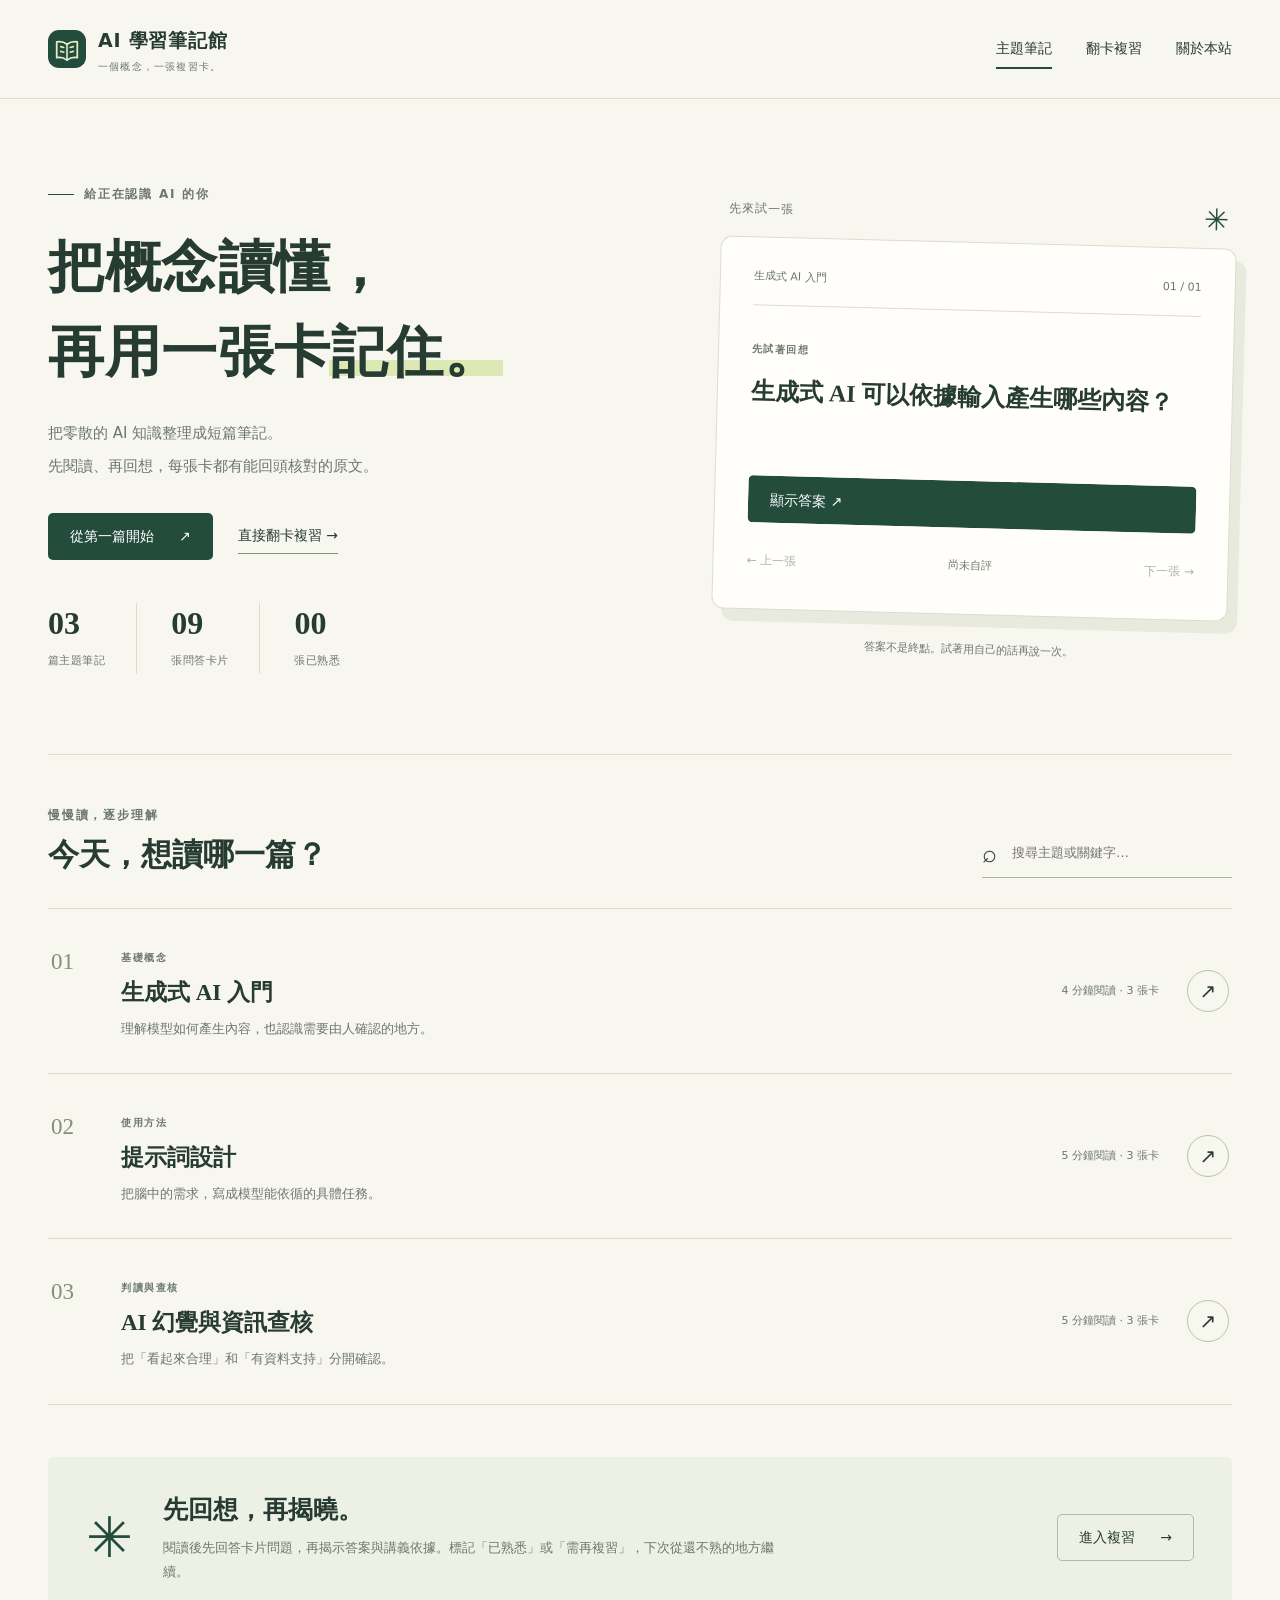
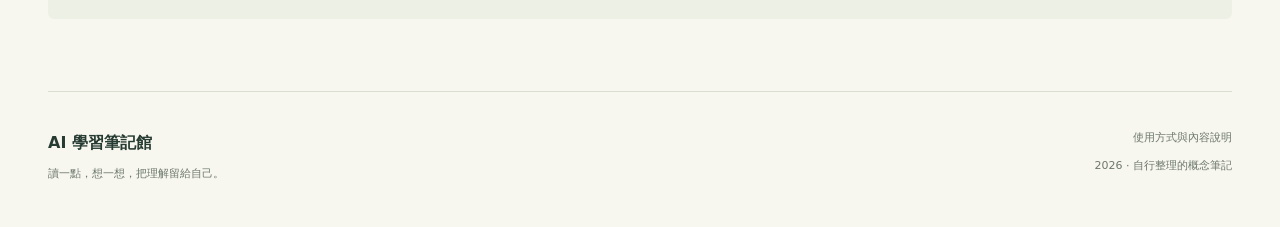
<file: docs/index.html>
<!doctype html>
<html lang="zh-Hant">
<head>
  <meta charset="utf-8">
  <meta name="viewport" content="width=device-width, initial-scale=1">
  <meta name="description" content="用短篇講義理解 AI 概念，再以附原文依據的卡片自我複習。">
  <meta name="theme-color" content="#244C3D">
  <title>AI 學習筆記館</title>
  <link rel="icon" type="image/svg+xml" href="assets/logo.svg">
  <link rel="stylesheet" href="assets/styles.css">
  <script src="assets/site.js" defer></script>
</head>
<body>
  <a class="skip-link" href="#main">跳至主要內容</a>
  <header class="site-header"><div class="header-inner">
    <a class="brand" href="index.html"><img src="assets/logo.svg" width="38" height="38" alt=""><span>AI 學習筆記館<small>一個概念，一張複習卡。</small></span></a>
    <nav aria-label="主要導覽"><a class="active" href="index.html#topics">主題筆記</a><a  href="review.html">翻卡複習</a><a  href="about.html">關於本站</a></nav>
  </div></header>
  <main id="main"><div class="page-wrap">
  <section class="hero">
    <div class="hero-copy"><p class="eyebrow"><span class="tiny-line"></span> 給正在認識 AI 的你</p>
      <h1>把概念讀懂，<br>再用一張卡<span class="highlight">記住。</span></h1>
      <p class="hero-description">把零散的 AI 知識整理成短篇筆記。<br>先閱讀、再回想，每張卡都有能回頭核對的原文。</p>
      <div class="hero-actions"><a class="button button-dark" href="topics/generative-ai.html">從第一篇開始 <span aria-hidden="true">↗</span></a><a class="text-link" href="review.html">直接翻卡複習 <span aria-hidden="true">→</span></a></div>
      <div class="hero-facts"><div><strong>03</strong><span>篇主題筆記</span></div><div><strong>09</strong><span>張問答卡片</span></div><div><strong data-familiar-count>0</strong><span>張已熟悉</span></div></div>
    </div>
    <div class="hero-card-wrap"><div class="hero-card-heading"><span>先來試一張</span><span class="mini-stars" aria-hidden="true">✳</span></div><section class="deck deck-preview" data-deck aria-label="範例卡片">
      <div class="deck-meta"><span data-deck-topic></span><span data-deck-counter></span></div>
      <div class="question-area"><span class="eyebrow">先試著回想</span><h2 data-question tabindex="-1"></h2></div>
      <button type="button" class="button button-dark reveal-button" data-reveal aria-expanded="false">顯示答案 <span aria-hidden="true">↗</span></button>
      <div class="answer-area" data-answer-area hidden><span class="eyebrow">參考答案</span><p data-answer></p>
      <details><summary>查看講義依據</summary><blockquote data-evidence></blockquote><a data-source>回到講義原文 <span aria-hidden="true">↗</span></a></details></div>
      <div class="self-rating" data-rating hidden><span>這張卡，掌握了嗎？</span><div><button type="button" class="button button-outline" data-rate="again">需再複習</button><button type="button" class="button button-green" data-rate="familiar">已熟悉 <span aria-hidden="true">✓</span></button></div></div>
      <div class="deck-controls"><button type="button" class="text-button" data-prev aria-label="上一張卡">← 上一張</button><span data-card-state></span><button type="button" class="text-button" data-next aria-label="下一張卡">下一張 →</button></div>
      <p class="empty-state" data-deck-empty hidden>目前沒有符合條件的卡片。可以切換主題或取消「只看需再複習」。</p>
      <p class="sr-only" data-deck-status role="status" aria-live="polite"></p>
    </section><p class="hero-card-note">答案不是終點。試著用自己的話再說一次。</p></div>
  </section>
  <section class="topic-catalog" id="topics" aria-labelledby="catalog-title">
    <div class="catalog-heading"><div><p class="eyebrow">慢慢讀，逐步理解</p><h2 id="catalog-title">今天，想讀哪一篇？</h2></div><label class="search-field"><span class="sr-only">搜尋主題</span><span aria-hidden="true">⌕</span><input type="search" data-search-input placeholder="搜尋主題或關鍵字…" autocomplete="off"></label></div>
    <div class="topic-list"><article class="topic-row" data-topic-row data-search="生成式 AI 入門 理解模型如何產生內容，也認識需要由人確認的地方。 基礎概念">
        <span class="topic-number">01</span><div class="topic-copy"><span class="eyebrow">基礎概念</span>
        <h3><a href="topics/generative-ai.html">生成式 AI 入門</a></h3><p>理解模型如何產生內容，也認識需要由人確認的地方。</p></div>
        <div class="topic-tail"><span>4 分鐘閱讀 · 3 張卡</span><a class="round-link" href="topics/generative-ai.html" aria-label="閱讀生成式 AI 入門">↗</a></div></article>
<article class="topic-row" data-topic-row data-search="提示詞設計 把腦中的需求，寫成模型能依循的具體任務。 使用方法">
        <span class="topic-number">02</span><div class="topic-copy"><span class="eyebrow">使用方法</span>
        <h3><a href="topics/prompt-design.html">提示詞設計</a></h3><p>把腦中的需求，寫成模型能依循的具體任務。</p></div>
        <div class="topic-tail"><span>5 分鐘閱讀 · 3 張卡</span><a class="round-link" href="topics/prompt-design.html" aria-label="閱讀提示詞設計">↗</a></div></article>
<article class="topic-row" data-topic-row data-search="AI 幻覺與資訊查核 把「看起來合理」和「有資料支持」分開確認。 判讀與查核">
        <span class="topic-number">03</span><div class="topic-copy"><span class="eyebrow">判讀與查核</span>
        <h3><a href="topics/hallucination-checking.html">AI 幻覺與資訊查核</a></h3><p>把「看起來合理」和「有資料支持」分開確認。</p></div>
        <div class="topic-tail"><span>5 分鐘閱讀 · 3 張卡</span><a class="round-link" href="topics/hallucination-checking.html" aria-label="閱讀AI 幻覺與資訊查核">↗</a></div></article></div><p class="empty-state" data-search-empty hidden>找不到符合的主題，試試「提示詞」或「AI」。</p><p class="sr-only" role="status" data-search-status></p>
  </section>
  <section class="reading-note"><span class="note-symbol" aria-hidden="true">✳</span><div><h2>先回想，再揭曉。</h2><p>閱讀後先回答卡片問題，再揭示答案與講義依據。標記「已熟悉」或「需再複習」，下次從還不熟的地方繼續。</p></div><a href="review.html" class="button button-outline">進入複習 <span aria-hidden="true">→</span></a></section>
</div>
</main>
  <footer class="site-footer">
    <div><a class="footer-brand" href="index.html">AI 學習筆記館</a><p>讀一點，想一想，把理解留給自己。</p></div>
    <div class="footer-links"><a href="about.html">使用方式與內容說明</a><span>2026 · 自行整理的概念筆記</span></div>
  </footer>
  <p class="storage-notice" data-storage-notice role="status" hidden></p>
  <script type="application/json" id="study-data">[{"id": "generative-ai-01", "question": "生成式 AI 可以依據輸入產生哪些內容？", "answer": "文字、圖像等內容。", "source_id": "p1", "evidence": "生成式 AI 是能依據輸入產生文字、圖像等內容的模型。", "topic": "generative-ai", "topic_title": "生成式 AI 入門", "source_url": "topics/generative-ai.html#p1"}]</script>
  <script type="application/json" id="card-ids">["generative-ai-01", "generative-ai-02", "generative-ai-03", "prompt-design-01", "prompt-design-02", "prompt-design-03", "hallucination-checking-01", "hallucination-checking-02", "hallucination-checking-03"]</script>
  <span hidden data-all-card-count="9"></span>
</body>
</html>
</file>
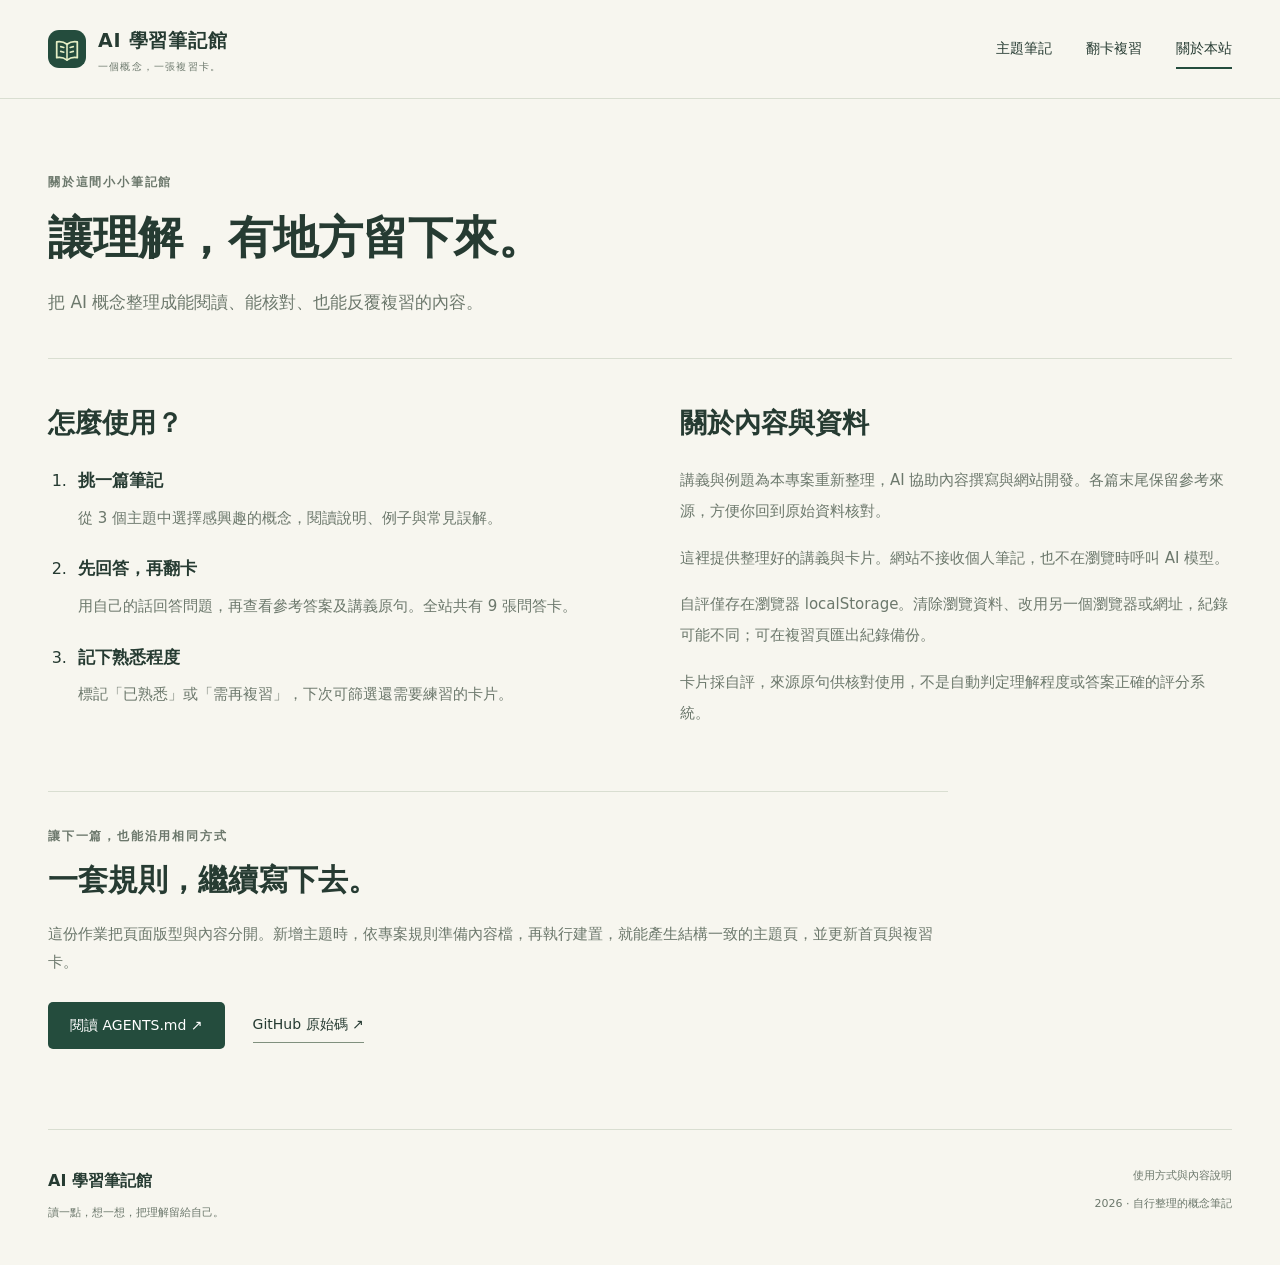
<file: docs/about.html>
<!doctype html>
<html lang="zh-Hant">
<head>
  <meta charset="utf-8">
  <meta name="viewport" content="width=device-width, initial-scale=1">
  <meta name="description" content="了解如何使用講義、翻卡與本機自評紀錄，以及本站的內容規則。">
  <meta name="theme-color" content="#244C3D">
  <title>關於本站 — AI 學習筆記館</title>
  <link rel="icon" type="image/svg+xml" href="assets/logo.svg">
  <link rel="stylesheet" href="assets/styles.css">
  <script src="assets/site.js" defer></script>
</head>
<body>
  <a class="skip-link" href="#main">跳至主要內容</a>
  <header class="site-header"><div class="header-inner">
    <a class="brand" href="index.html"><img src="assets/logo.svg" width="38" height="38" alt=""><span>AI 學習筆記館<small>一個概念，一張複習卡。</small></span></a>
    <nav aria-label="主要導覽"><a  href="index.html#topics">主題筆記</a><a  href="review.html">翻卡複習</a><a class="active" aria-current="page" href="about.html">關於本站</a></nav>
  </div></header>
  <main id="main"><div class="page-wrap about-page">
  <header class="lesson-header"><p class="eyebrow">關於這間小小筆記館</p><h1>讓理解，有地方留下來。</h1><p class="lesson-subtitle">把 AI 概念整理成能閱讀、能核對、也能反覆複習的內容。</p></header>
  <div class="about-columns"><section><h2>怎麼使用？</h2><ol class="steps"><li><strong>挑一篇筆記</strong><p>從 3 個主題中選擇感興趣的概念，閱讀說明、例子與常見誤解。</p></li><li><strong>先回答，再翻卡</strong><p>用自己的話回答問題，再查看參考答案及講義原句。全站共有 9 張問答卡。</p></li><li><strong>記下熟悉程度</strong><p>標記「已熟悉」或「需再複習」，下次可篩選還需要練習的卡片。</p></li></ol></section>
  <section><h2>關於內容與資料</h2><p>講義與例題為本專案重新整理，AI 協助內容撰寫與網站開發。各篇末尾保留參考來源，方便你回到原始資料核對。</p><p>這裡提供整理好的講義與卡片。網站不接收個人筆記，也不在瀏覽時呼叫 AI 模型。</p><p>自評僅存在瀏覽器 localStorage。清除瀏覽資料、改用另一個瀏覽器或網址，紀錄可能不同；可在複習頁匯出紀錄備份。</p><p>卡片採自評，來源原句供核對使用，不是自動判定理解程度或答案正確的評分系統。</p></section></div>
  <section class="about-project"><p class="eyebrow">讓下一篇，也能沿用相同方式</p><h2>一套規則，繼續寫下去。</h2><p>這份作業把頁面版型與內容分開。新增主題時，依專案規則準備內容檔，再執行建置，就能產生結構一致的主題頁，並更新首頁與複習卡。</p><div class="about-project-links"><a class="button button-dark" href="project/AGENTS.md">閱讀 AGENTS.md ↗</a><a class="text-link" href="https://github.com/minyaowu/ai-study-notes" target="_blank" rel="noopener noreferrer">GitHub 原始碼 ↗</a></div></section>
</div>
</main>
  <footer class="site-footer">
    <div><a class="footer-brand" href="index.html">AI 學習筆記館</a><p>讀一點，想一想，把理解留給自己。</p></div>
    <div class="footer-links"><a href="about.html">使用方式與內容說明</a><span>2026 · 自行整理的概念筆記</span></div>
  </footer>
  <p class="storage-notice" data-storage-notice role="status" hidden></p>
  <script type="application/json" id="study-data">[]</script>
  <script type="application/json" id="card-ids">["generative-ai-01", "generative-ai-02", "generative-ai-03", "prompt-design-01", "prompt-design-02", "prompt-design-03", "hallucination-checking-01", "hallucination-checking-02", "hallucination-checking-03"]</script>
  <span hidden data-all-card-count="9"></span>
</body>
</html>
</file>
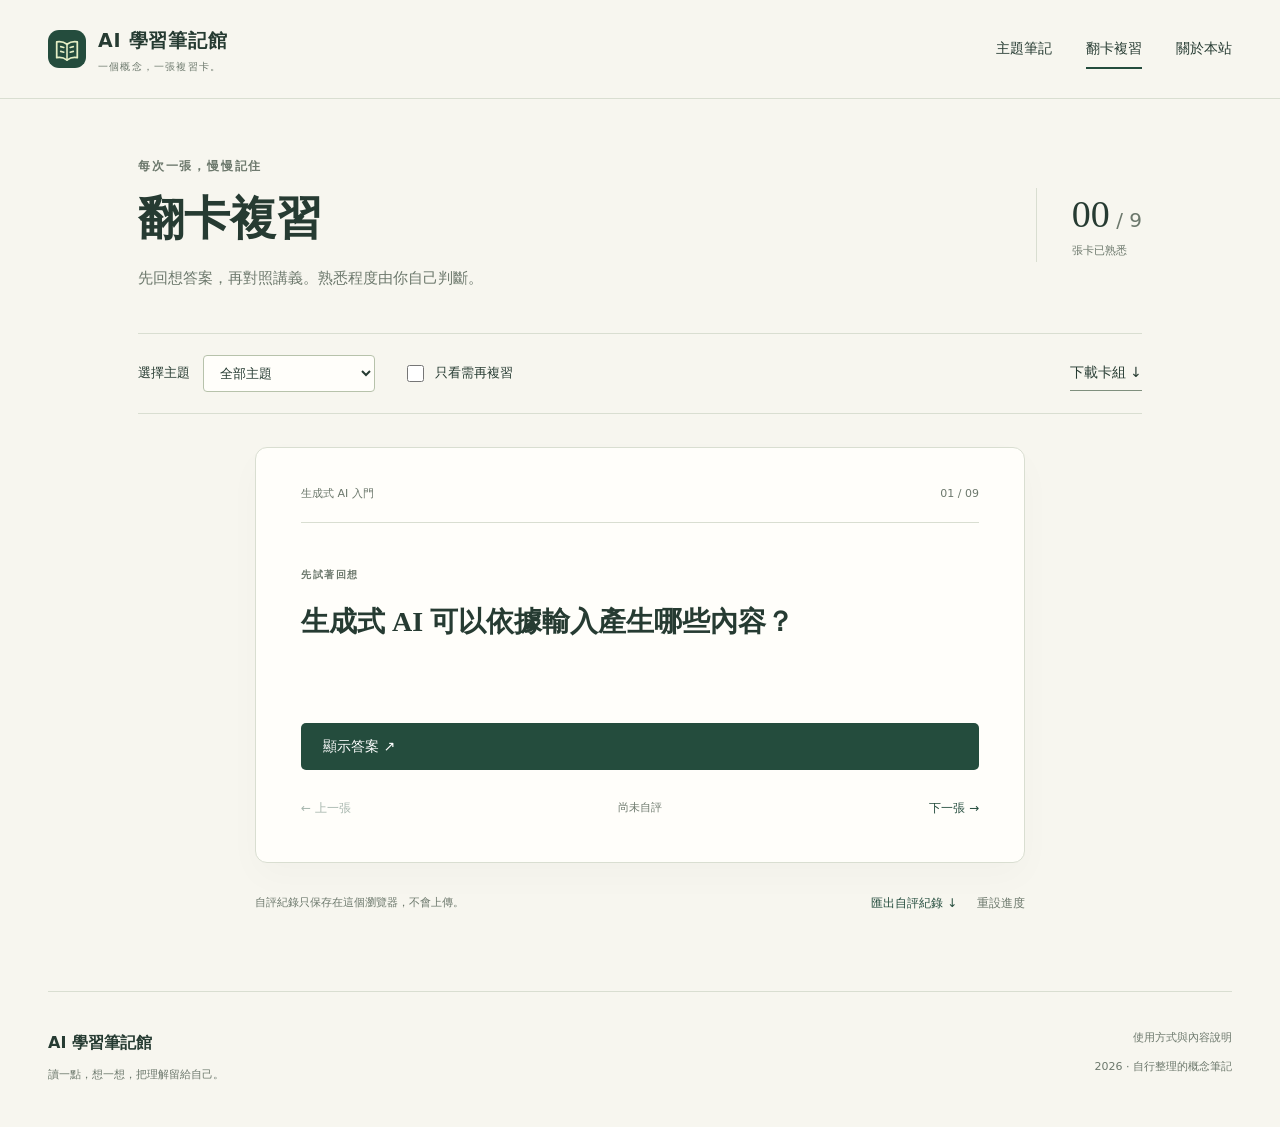
<file: docs/review.html>
<!doctype html>
<html lang="zh-Hant">
<head>
  <meta charset="utf-8">
  <meta name="viewport" content="width=device-width, initial-scale=1">
  <meta name="description" content="先回想答案，再揭示講義依據，記下自己的熟悉程度。">
  <meta name="theme-color" content="#244C3D">
  <title>翻卡複習 — AI 學習筆記館</title>
  <link rel="icon" type="image/svg+xml" href="assets/logo.svg">
  <link rel="stylesheet" href="assets/styles.css">
  <script src="assets/site.js" defer></script>
</head>
<body>
  <a class="skip-link" href="#main">跳至主要內容</a>
  <header class="site-header"><div class="header-inner">
    <a class="brand" href="index.html"><img src="assets/logo.svg" width="38" height="38" alt=""><span>AI 學習筆記館<small>一個概念，一張複習卡。</small></span></a>
    <nav aria-label="主要導覽"><a  href="index.html#topics">主題筆記</a><a class="active" aria-current="page" href="review.html">翻卡複習</a><a  href="about.html">關於本站</a></nav>
  </div></header>
  <main id="main"><div class="page-wrap review-page">
  <header class="review-heading"><div><p class="eyebrow">每次一張，慢慢記住</p><h1>翻卡複習</h1><p>先回想答案，再對照講義。熟悉程度由你自己判斷。</p></div><div class="progress-overview"><strong><span data-familiar-count>0</span><small> / 9</small></strong><span>張卡已熟悉</span></div></header>
  <div class="review-tools"><label>選擇主題<select data-topic-filter><option value="all">全部主題</option><option value="generative-ai">生成式 AI 入門</option><option value="prompt-design">提示詞設計</option><option value="hallucination-checking">AI 幻覺與資訊查核</option></select></label><label class="checkbox-label"><input type="checkbox" data-only-again>只看需再複習</label><a class="text-link" href="data/cards.json" download="ai-study-cards.json">下載卡組 ↓</a></div>
  <div class="review-stage"><section class="deck " data-deck aria-label="複習卡">
      <div class="deck-meta"><span data-deck-topic></span><span data-deck-counter></span></div>
      <div class="question-area"><span class="eyebrow">先試著回想</span><h2 data-question tabindex="-1"></h2></div>
      <button type="button" class="button button-dark reveal-button" data-reveal aria-expanded="false">顯示答案 <span aria-hidden="true">↗</span></button>
      <div class="answer-area" data-answer-area hidden><span class="eyebrow">參考答案</span><p data-answer></p>
      <details><summary>查看講義依據</summary><blockquote data-evidence></blockquote><a data-source>回到講義原文 <span aria-hidden="true">↗</span></a></details></div>
      <div class="self-rating" data-rating hidden><span>這張卡，掌握了嗎？</span><div><button type="button" class="button button-outline" data-rate="again">需再複習</button><button type="button" class="button button-green" data-rate="familiar">已熟悉 <span aria-hidden="true">✓</span></button></div></div>
      <div class="deck-controls"><button type="button" class="text-button" data-prev aria-label="上一張卡">← 上一張</button><span data-card-state></span><button type="button" class="text-button" data-next aria-label="下一張卡">下一張 →</button></div>
      <p class="empty-state" data-deck-empty hidden>目前沒有符合條件的卡片。可以切換主題或取消「只看需再複習」。</p>
      <p class="sr-only" data-deck-status role="status" aria-live="polite"></p>
    </section></div>
  <div class="review-bottom"><p>自評紀錄只保存在這個瀏覽器，不會上傳。</p><div><button type="button" class="text-button" data-export-progress>匯出自評紀錄 ↓</button><button type="button" class="text-button subtle" data-reset-progress>重設進度</button></div></div>
  <dialog data-reset-dialog><form method="dialog"><h2>重設所有複習進度？</h2><p>這會清除這個瀏覽器保存的自評紀錄，講義與卡片仍可閱讀。</p><div class="dialog-actions"><button class="button button-outline" value="cancel">取消</button><button class="button button-dark" value="confirm">確定重設</button></div></form></dialog>
</div>
</main>
  <footer class="site-footer">
    <div><a class="footer-brand" href="index.html">AI 學習筆記館</a><p>讀一點，想一想，把理解留給自己。</p></div>
    <div class="footer-links"><a href="about.html">使用方式與內容說明</a><span>2026 · 自行整理的概念筆記</span></div>
  </footer>
  <p class="storage-notice" data-storage-notice role="status" hidden></p>
  <script type="application/json" id="study-data">[{"id": "generative-ai-01", "question": "生成式 AI 可以依據輸入產生哪些內容？", "answer": "文字、圖像等內容。", "source_id": "p1", "evidence": "生成式 AI 是能依據輸入產生文字、圖像等內容的模型。", "topic": "generative-ai", "topic_title": "生成式 AI 入門", "source_url": "topics/generative-ai.html#p1"}, {"id": "generative-ai-02", "question": "訓練與推論的主要差別是什麼？", "answer": "訓練利用資料調整參數；推論使用已訓練模型處理新的輸入。", "source_id": "p2", "evidence": "訓練是利用資料調整模型參數；推論則是使用已訓練的模型，根據新的輸入產生輸出。", "topic": "generative-ai", "topic_title": "生成式 AI 入門", "source_url": "topics/generative-ai.html#p2"}, {"id": "generative-ai-03", "question": "為什麼生成內容中的重要資訊仍需另外查核？", "answer": "生成內容可能包含錯誤，流暢的語句不能證明內容正確。", "source_id": "p3", "evidence": "生成內容可能包含錯誤，因此重要資訊需要另外查核。", "topic": "generative-ai", "topic_title": "生成式 AI 入門", "source_url": "topics/generative-ai.html#p3"}, {"id": "prompt-design-01", "question": "提示詞可以包含哪些內容？", "answer": "任務、背景、輸出格式與限制條件。", "source_id": "p1", "evidence": "提示詞是使用者提供給模型的輸入，可以包含任務、背景、輸出格式與限制條件。", "topic": "prompt-design", "topic_title": "提示詞設計", "source_url": "topics/prompt-design.html#p1"}, {"id": "prompt-design-02", "question": "指定格式與限制後，為什麼仍需檢查輸出？", "answer": "它們有助於表達需求，但不保證生成內容正確。", "source_id": "p2", "evidence": "明確指定輸出格式與限制條件，有助於表達需求，但不保證生成內容一定正確。", "topic": "prompt-design", "topic_title": "提示詞設計", "source_url": "topics/prompt-design.html#p2"}, {"id": "prompt-design-03", "question": "比較提示詞時，可以如何控制輸入與評估方式？", "answer": "固定輸入、調整一個條件，並依事先訂好的標準檢查。", "source_id": "p3", "evidence": "比較提示詞時，可以固定輸入內容，調整一個條件，再依事先訂好的標準檢查輸出。", "topic": "prompt-design", "topic_title": "提示詞設計", "source_url": "topics/prompt-design.html#p3"}, {"id": "hallucination-checking-01", "question": "AI 幻覺指的是什麼？", "answer": "模型產生看似可信，實際上錯誤或缺乏依據的內容。", "source_id": "p1", "evidence": "AI 幻覺是模型產生看似可信、實際上錯誤或缺乏依據的內容。", "topic": "hallucination-checking", "topic_title": "AI 幻覺與資訊查核", "source_url": "topics/hallucination-checking.html#p1"}, {"id": "hallucination-checking-02", "question": "核對來源時，應分別確認哪兩件事？", "answer": "來源是否存在，以及來源內容是否真的支持該說法。", "source_id": "p2", "evidence": "核對一項說法時，應查看來源是否存在，以及來源內容是否真的支持該說法。", "topic": "hallucination-checking", "topic_title": "AI 幻覺與資訊查核", "source_url": "topics/hallucination-checking.html#p2"}, {"id": "hallucination-checking-03", "question": "為什麼不能只用原句比對判定問答正確？", "answer": "原句存在不代表問題與答案在語意上對應，仍須閱讀確認。", "source_id": "p3", "evidence": "程式可以比對原句是否存在，但不能只靠這個檢查判定問題與答案的語意正確。", "topic": "hallucination-checking", "topic_title": "AI 幻覺與資訊查核", "source_url": "topics/hallucination-checking.html#p3"}]</script>
  <script type="application/json" id="card-ids">["generative-ai-01", "generative-ai-02", "generative-ai-03", "prompt-design-01", "prompt-design-02", "prompt-design-03", "hallucination-checking-01", "hallucination-checking-02", "hallucination-checking-03"]</script>
  <span hidden data-all-card-count="9"></span>
</body>
</html>
</file>
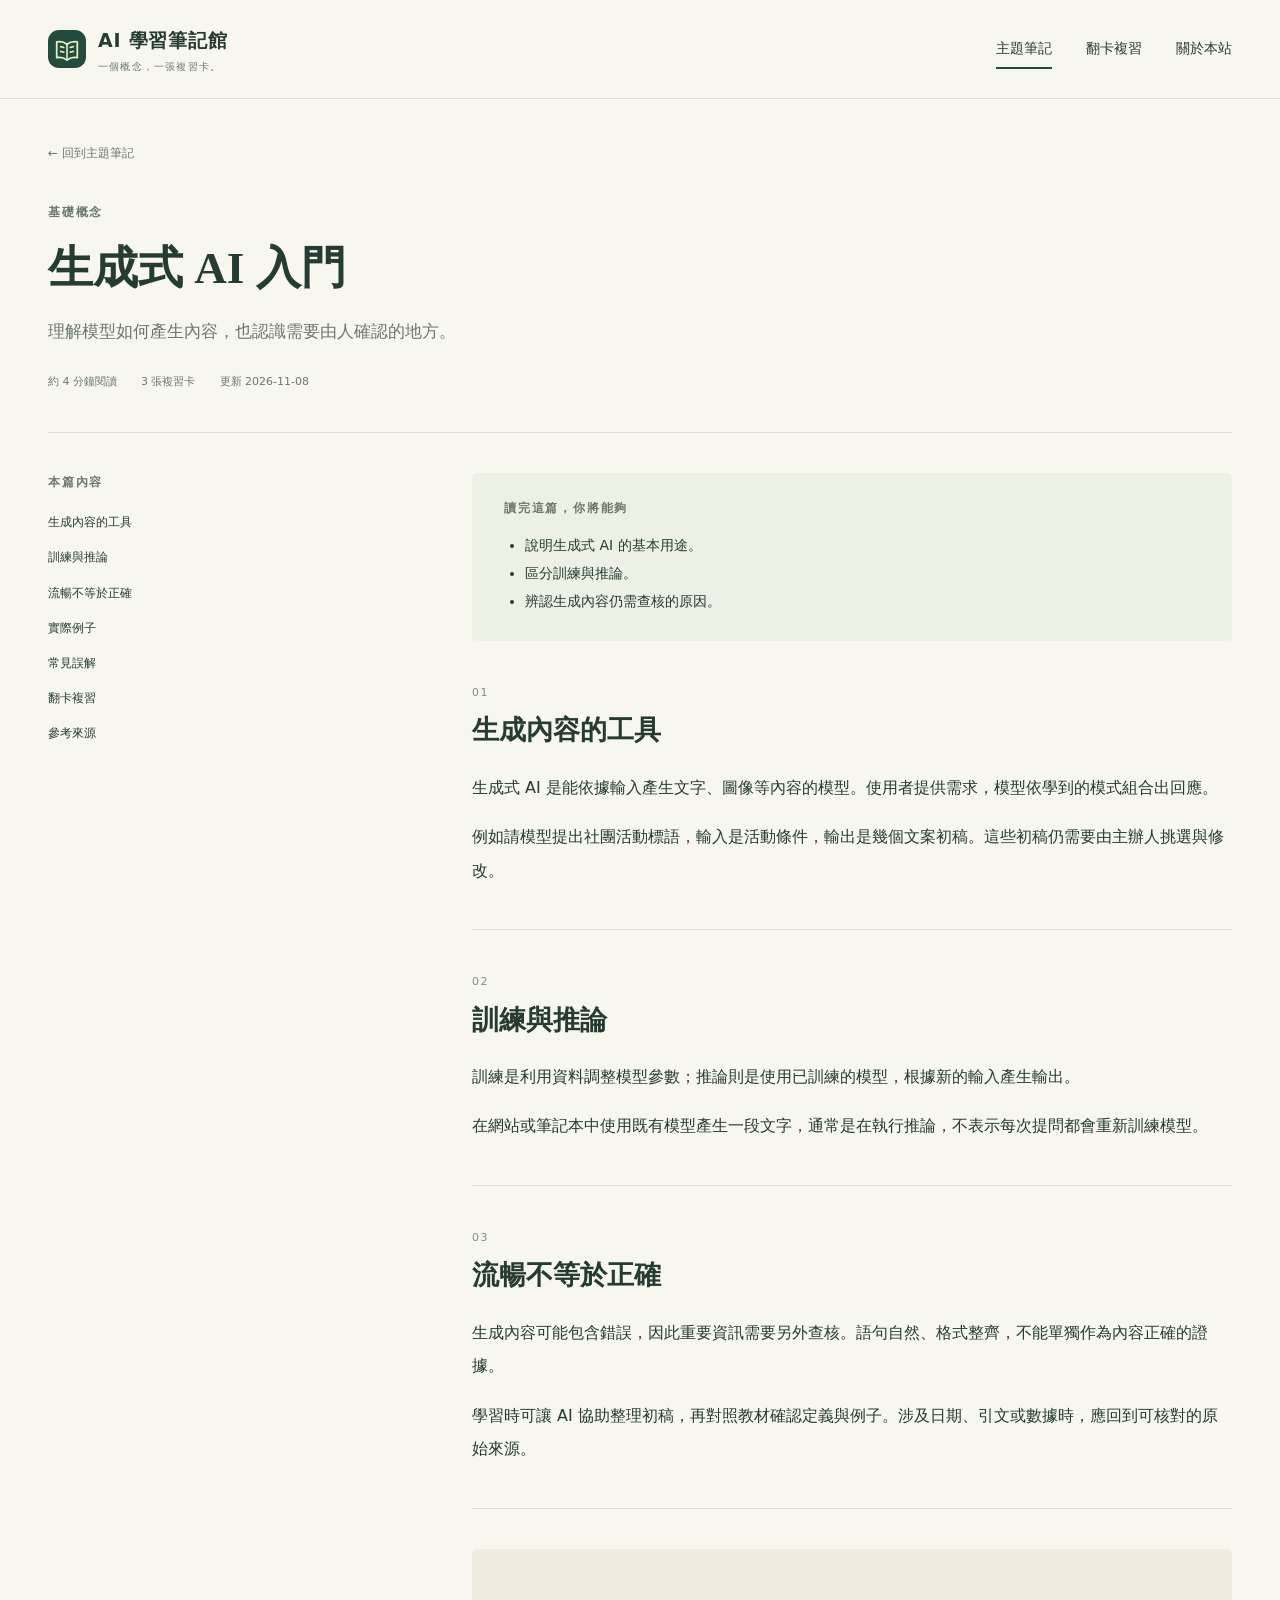
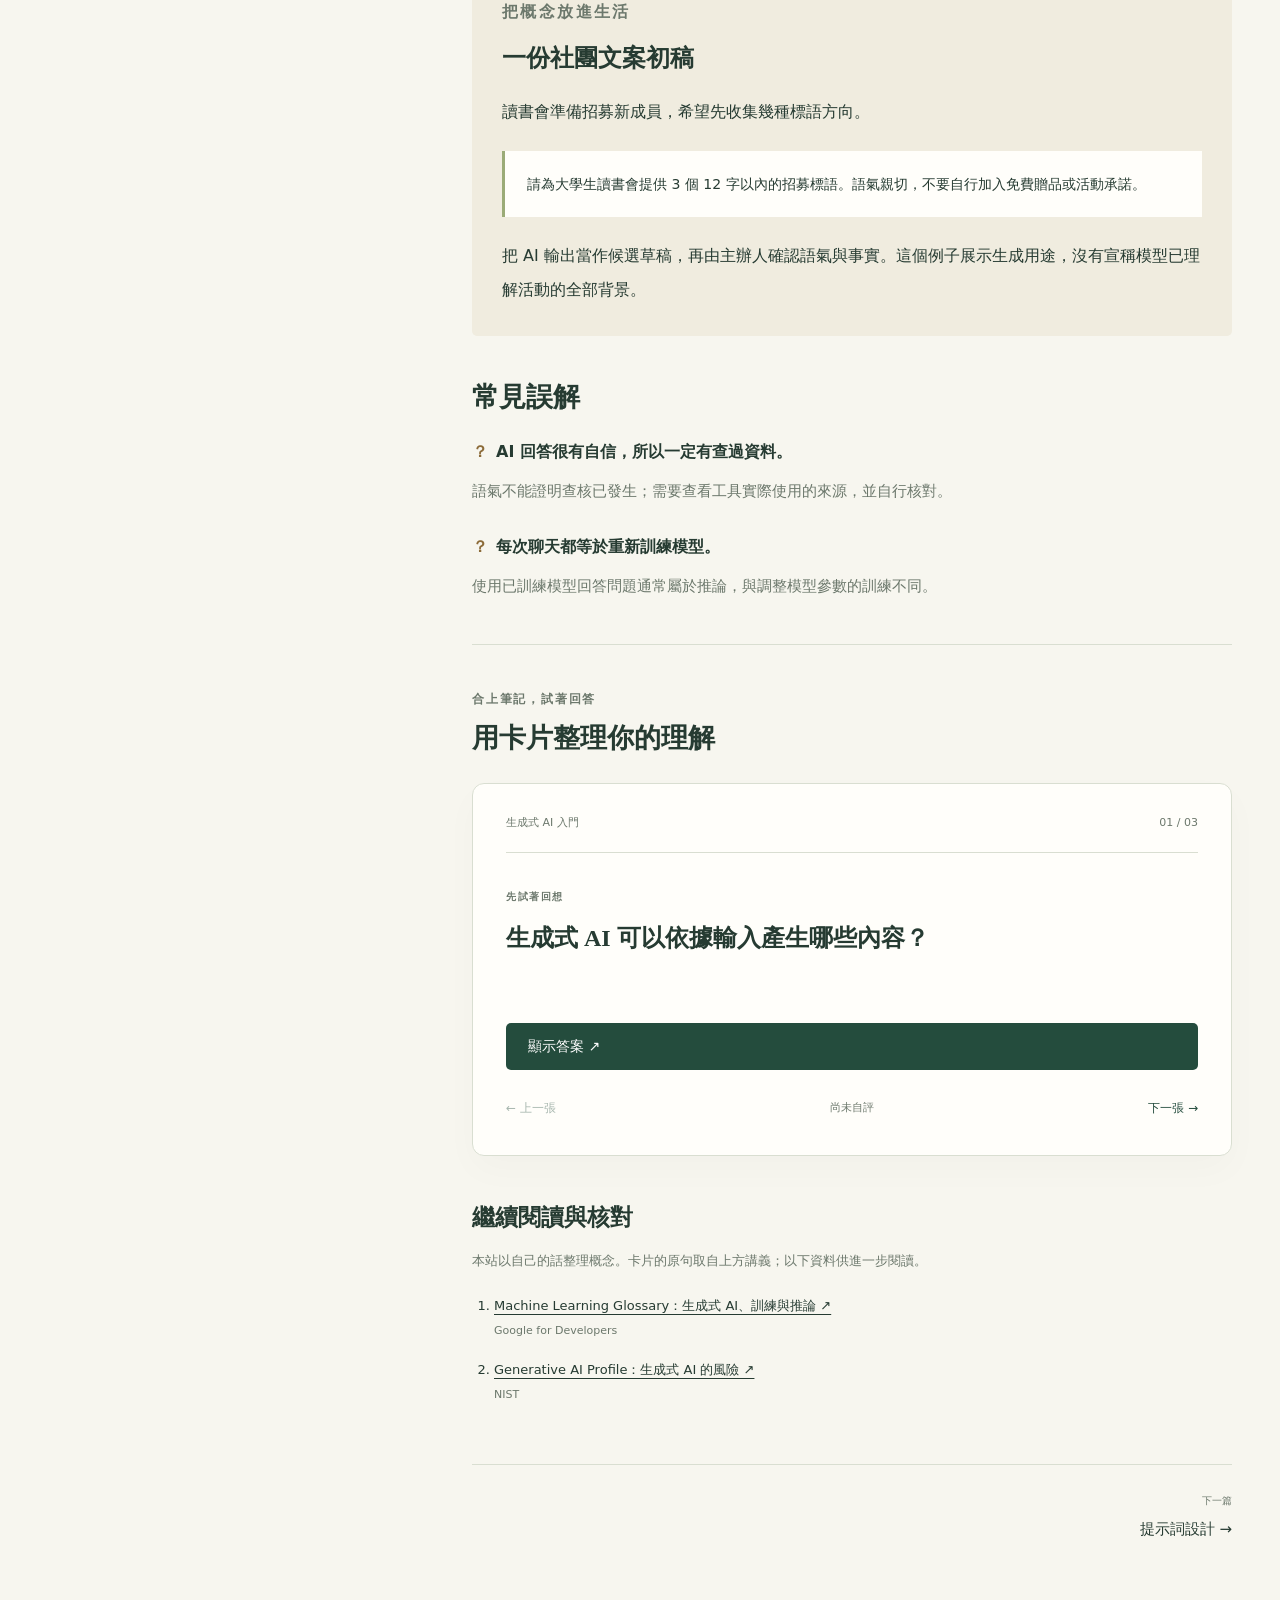
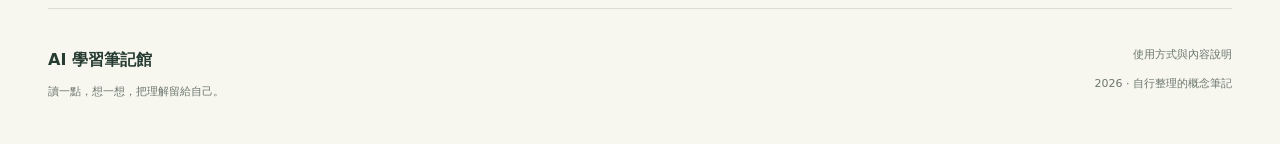
<file: docs/topics/generative-ai.html>
<!doctype html>
<html lang="zh-Hant">
<head>
  <meta charset="utf-8">
  <meta name="viewport" content="width=device-width, initial-scale=1">
  <meta name="description" content="理解模型如何產生內容，也認識需要由人確認的地方。">
  <meta name="theme-color" content="#244C3D">
  <title>生成式 AI 入門 — AI 學習筆記館</title>
  <link rel="icon" type="image/svg+xml" href="../assets/logo.svg">
  <link rel="stylesheet" href="../assets/styles.css">
  <script src="../assets/site.js" defer></script>
</head>
<body>
  <a class="skip-link" href="#main">跳至主要內容</a>
  <header class="site-header"><div class="header-inner">
    <a class="brand" href="../index.html"><img src="../assets/logo.svg" width="38" height="38" alt=""><span>AI 學習筆記館<small>一個概念，一張複習卡。</small></span></a>
    <nav aria-label="主要導覽"><a class="active" href="../index.html#topics">主題筆記</a><a  href="../review.html">翻卡複習</a><a  href="../about.html">關於本站</a></nav>
  </div></header>
  <main id="main"><div class="page-wrap lesson-page">
  <a class="breadcrumb" href="../index.html#topics">← 回到主題筆記</a>
  <header class="lesson-header"><p class="eyebrow">基礎概念</p><h1>生成式 AI 入門</h1><p class="lesson-subtitle">理解模型如何產生內容，也認識需要由人確認的地方。</p><div class="lesson-meta"><span>約 4 分鐘閱讀</span><span>3 張複習卡</span><span>更新 2026-11-08</span></div></header>
  <div class="lesson-layout">
    <aside class="lesson-toc"><p class="eyebrow">本篇內容</p><nav aria-label="本篇目錄"><a href="#p1">生成內容的工具</a><a href="#p2">訓練與推論</a><a href="#p3">流暢不等於正確</a><a href="#example">實際例子</a><a href="#misconceptions">常見誤解</a><a href="#practice">翻卡複習</a><a href="#references">參考來源</a></nav></aside>
    <article class="lesson-article">
      <section class="learning-objectives"><p class="eyebrow">讀完這篇，你將能夠</p><ul><li>說明生成式 AI 的基本用途。</li><li>區分訓練與推論。</li><li>辨認生成內容仍需查核的原因。</li></ul></section>
      <section class="lesson-section" id="p1"><span class="section-index">01</span><h2>生成內容的工具</h2><p>生成式 AI 是能依據輸入產生文字、圖像等內容的模型。使用者提供需求，模型依學到的模式組合出回應。</p><p>例如請模型提出社團活動標語，輸入是活動條件，輸出是幾個文案初稿。這些初稿仍需要由主辦人挑選與修改。</p></section><section class="lesson-section" id="p2"><span class="section-index">02</span><h2>訓練與推論</h2><p>訓練是利用資料調整模型參數；推論則是使用已訓練的模型，根據新的輸入產生輸出。</p><p>在網站或筆記本中使用既有模型產生一段文字，通常是在執行推論，不表示每次提問都會重新訓練模型。</p></section><section class="lesson-section" id="p3"><span class="section-index">03</span><h2>流暢不等於正確</h2><p>生成內容可能包含錯誤，因此重要資訊需要另外查核。語句自然、格式整齊，不能單獨作為內容正確的證據。</p><p>學習時可讓 AI 協助整理初稿，再對照教材確認定義與例子。涉及日期、引文或數據時，應回到可核對的原始來源。</p></section>
      <section class="lesson-example" id="example"><p class="eyebrow">把概念放進生活</p><h2>一份社團文案初稿</h2><p>讀書會準備招募新成員，希望先收集幾種標語方向。</p><pre>請為大學生讀書會提供 3 個 12 字以內的招募標語。語氣親切，不要自行加入免費贈品或活動承諾。</pre><p>把 AI 輸出當作候選草稿，再由主辦人確認語氣與事實。這個例子展示生成用途，沒有宣稱模型已理解活動的全部背景。</p></section>
      <section class="lesson-section" id="misconceptions"><h2>常見誤解</h2><div class="misconception"><h3>AI 回答很有自信，所以一定有查過資料。</h3><p>語氣不能證明查核已發生；需要查看工具實際使用的來源，並自行核對。</p></div><div class="misconception"><h3>每次聊天都等於重新訓練模型。</h3><p>使用已訓練模型回答問題通常屬於推論，與調整模型參數的訓練不同。</p></div></section>
      <section class="lesson-practice" id="practice"><p class="eyebrow">合上筆記，試著回答</p><h2>用卡片整理你的理解</h2><section class="deck " data-deck aria-label="複習卡">
      <div class="deck-meta"><span data-deck-topic></span><span data-deck-counter></span></div>
      <div class="question-area"><span class="eyebrow">先試著回想</span><h2 data-question tabindex="-1"></h2></div>
      <button type="button" class="button button-dark reveal-button" data-reveal aria-expanded="false">顯示答案 <span aria-hidden="true">↗</span></button>
      <div class="answer-area" data-answer-area hidden><span class="eyebrow">參考答案</span><p data-answer></p>
      <details><summary>查看講義依據</summary><blockquote data-evidence></blockquote><a data-source>回到講義原文 <span aria-hidden="true">↗</span></a></details></div>
      <div class="self-rating" data-rating hidden><span>這張卡，掌握了嗎？</span><div><button type="button" class="button button-outline" data-rate="again">需再複習</button><button type="button" class="button button-green" data-rate="familiar">已熟悉 <span aria-hidden="true">✓</span></button></div></div>
      <div class="deck-controls"><button type="button" class="text-button" data-prev aria-label="上一張卡">← 上一張</button><span data-card-state></span><button type="button" class="text-button" data-next aria-label="下一張卡">下一張 →</button></div>
      <p class="empty-state" data-deck-empty hidden>目前沒有符合條件的卡片。可以切換主題或取消「只看需再複習」。</p>
      <p class="sr-only" data-deck-status role="status" aria-live="polite"></p>
    </section></section>
      <section class="references" id="references"><h2>繼續閱讀與核對</h2><p>本站以自己的話整理概念。卡片的原句取自上方講義；以下資料供進一步閱讀。</p><ol><li><a href="https://developers.google.com/machine-learning/glossary" target="_blank" rel="noopener noreferrer">Machine Learning Glossary：生成式 AI、訓練與推論 ↗</a><span>Google for Developers</span></li><li><a href="https://www.nist.gov/publications/artificial-intelligence-risk-management-framework-generative-artificial-intelligence" target="_blank" rel="noopener noreferrer">Generative AI Profile：生成式 AI 的風險 ↗</a><span>NIST</span></li></ol></section>
      <nav class="topic-navigation" aria-label="上一篇與下一篇"><a class="next-topic" href="prompt-design.html"><span>下一篇</span>提示詞設計 →</a></nav>
    </article>
  </div>
</div>
</main>
  <footer class="site-footer">
    <div><a class="footer-brand" href="../index.html">AI 學習筆記館</a><p>讀一點，想一想，把理解留給自己。</p></div>
    <div class="footer-links"><a href="../about.html">使用方式與內容說明</a><span>2026 · 自行整理的概念筆記</span></div>
  </footer>
  <p class="storage-notice" data-storage-notice role="status" hidden></p>
  <script type="application/json" id="study-data">[{"id": "generative-ai-01", "question": "生成式 AI 可以依據輸入產生哪些內容？", "answer": "文字、圖像等內容。", "source_id": "p1", "evidence": "生成式 AI 是能依據輸入產生文字、圖像等內容的模型。", "topic": "generative-ai", "topic_title": "生成式 AI 入門", "source_url": "../topics/generative-ai.html#p1"}, {"id": "generative-ai-02", "question": "訓練與推論的主要差別是什麼？", "answer": "訓練利用資料調整參數；推論使用已訓練模型處理新的輸入。", "source_id": "p2", "evidence": "訓練是利用資料調整模型參數；推論則是使用已訓練的模型，根據新的輸入產生輸出。", "topic": "generative-ai", "topic_title": "生成式 AI 入門", "source_url": "../topics/generative-ai.html#p2"}, {"id": "generative-ai-03", "question": "為什麼生成內容中的重要資訊仍需另外查核？", "answer": "生成內容可能包含錯誤，流暢的語句不能證明內容正確。", "source_id": "p3", "evidence": "生成內容可能包含錯誤，因此重要資訊需要另外查核。", "topic": "generative-ai", "topic_title": "生成式 AI 入門", "source_url": "../topics/generative-ai.html#p3"}]</script>
  <script type="application/json" id="card-ids">["generative-ai-01", "generative-ai-02", "generative-ai-03", "prompt-design-01", "prompt-design-02", "prompt-design-03", "hallucination-checking-01", "hallucination-checking-02", "hallucination-checking-03"]</script>
  <span hidden data-all-card-count="9"></span>
</body>
</html>
</file>
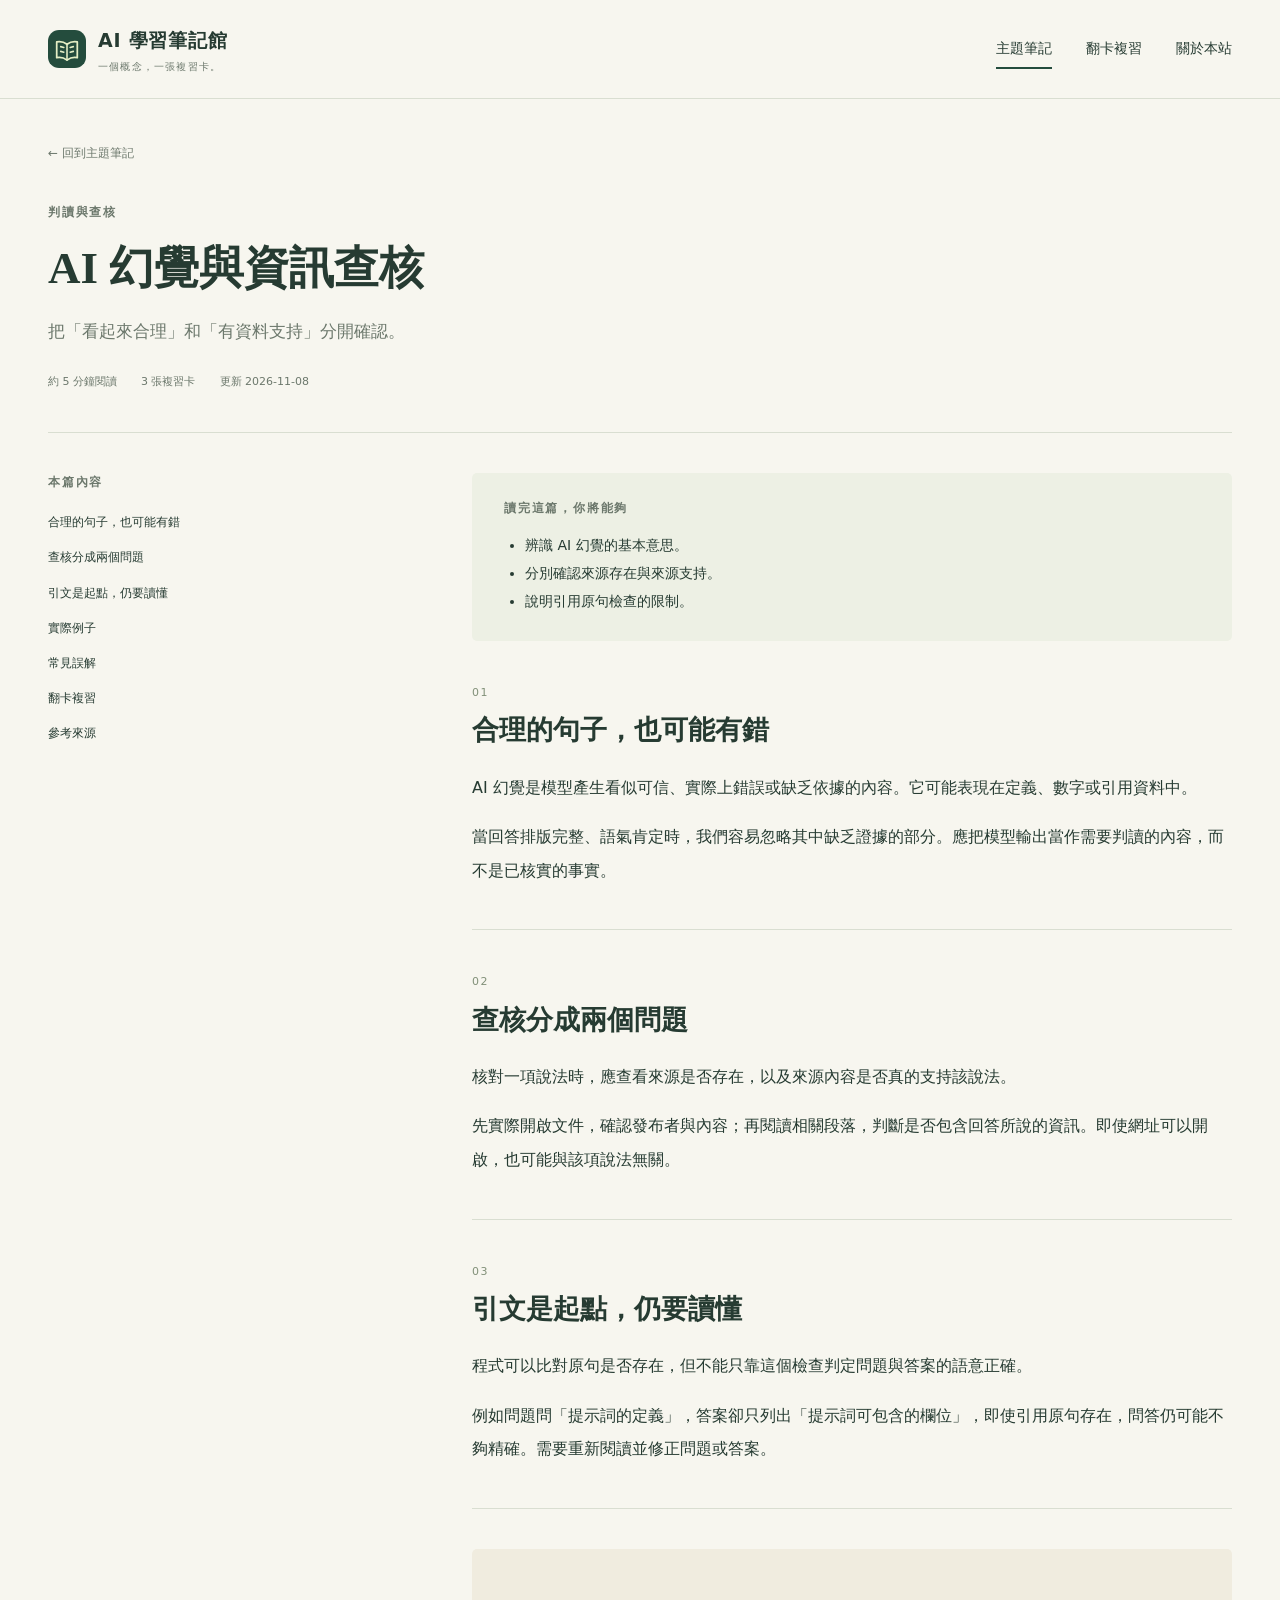
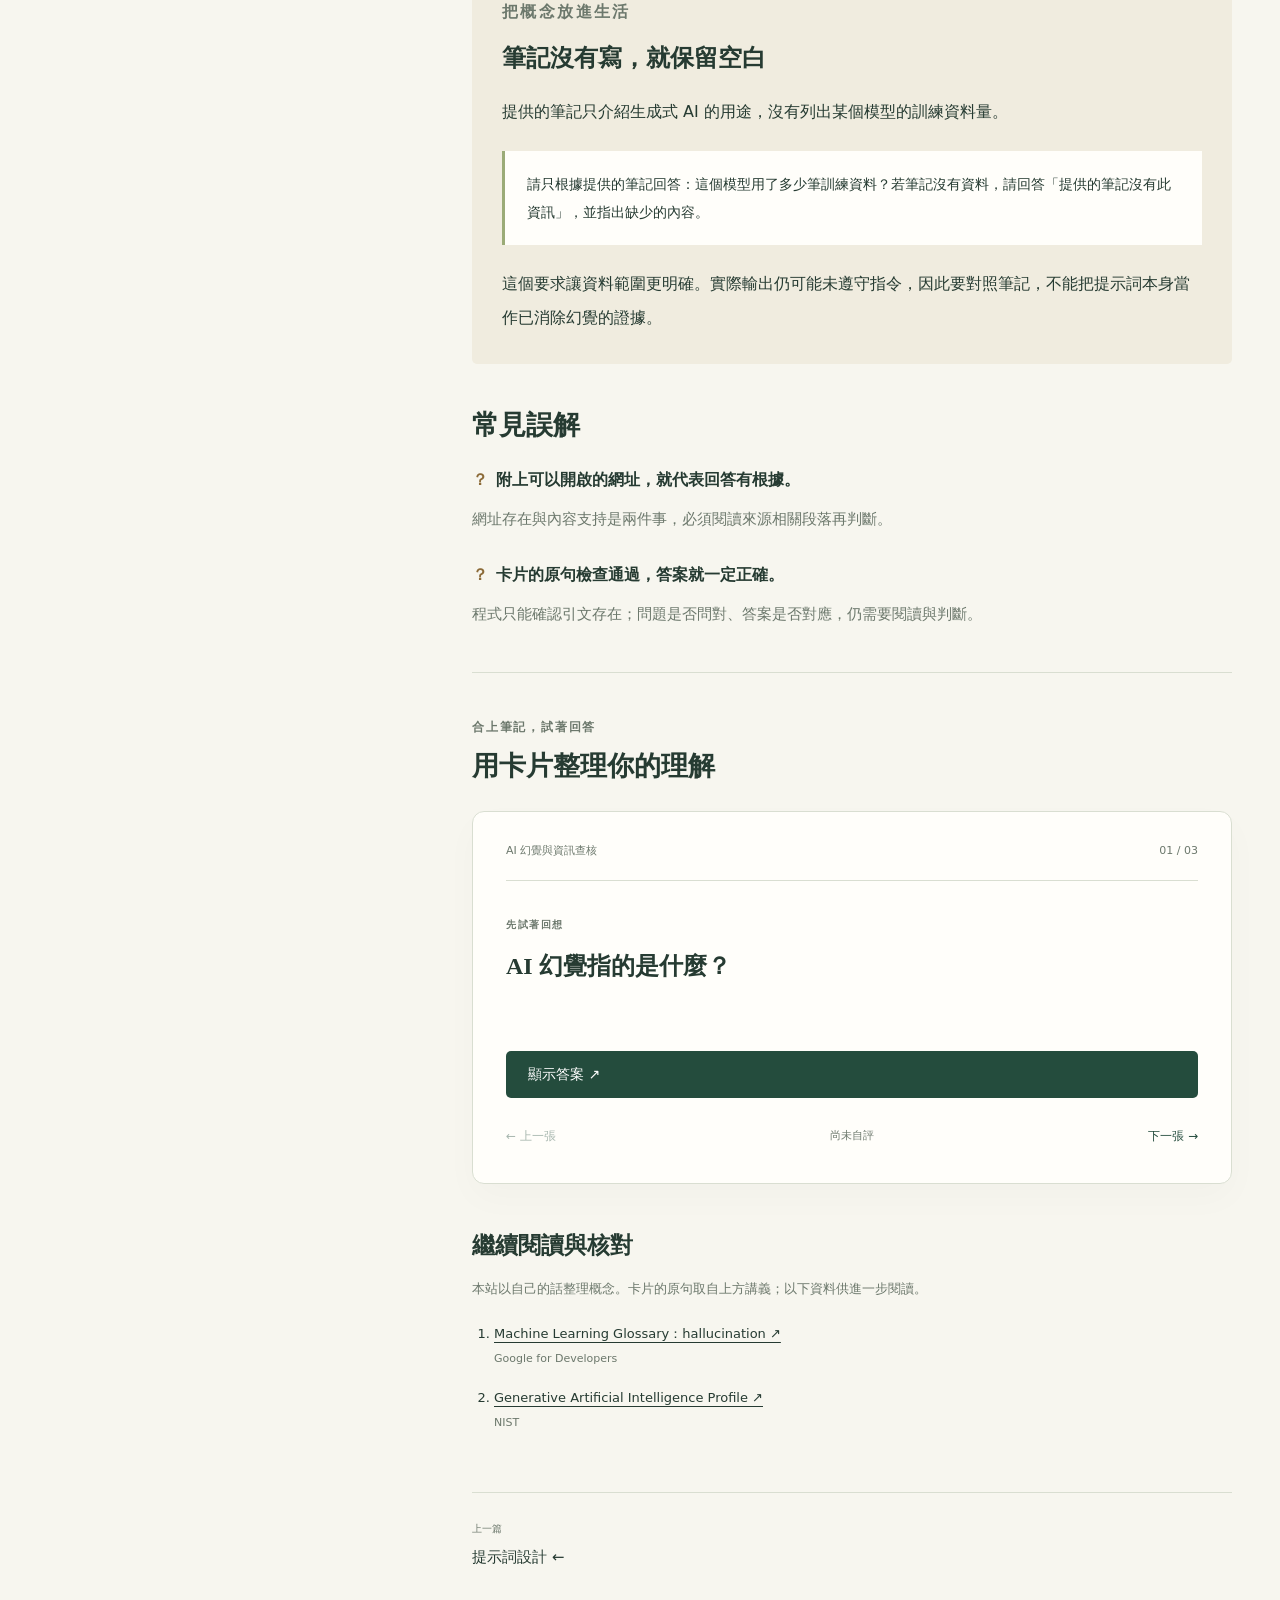
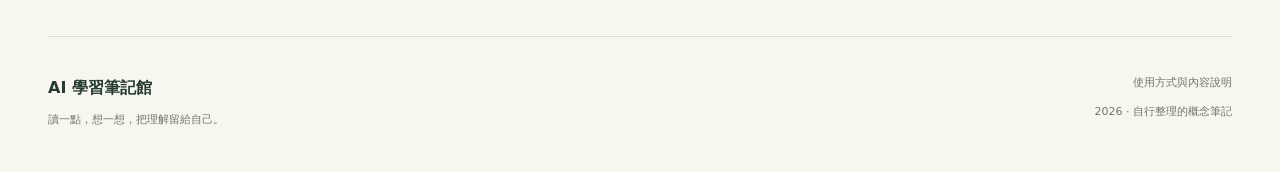
<file: docs/topics/hallucination-checking.html>
<!doctype html>
<html lang="zh-Hant">
<head>
  <meta charset="utf-8">
  <meta name="viewport" content="width=device-width, initial-scale=1">
  <meta name="description" content="把「看起來合理」和「有資料支持」分開確認。">
  <meta name="theme-color" content="#244C3D">
  <title>AI 幻覺與資訊查核 — AI 學習筆記館</title>
  <link rel="icon" type="image/svg+xml" href="../assets/logo.svg">
  <link rel="stylesheet" href="../assets/styles.css">
  <script src="../assets/site.js" defer></script>
</head>
<body>
  <a class="skip-link" href="#main">跳至主要內容</a>
  <header class="site-header"><div class="header-inner">
    <a class="brand" href="../index.html"><img src="../assets/logo.svg" width="38" height="38" alt=""><span>AI 學習筆記館<small>一個概念，一張複習卡。</small></span></a>
    <nav aria-label="主要導覽"><a class="active" href="../index.html#topics">主題筆記</a><a  href="../review.html">翻卡複習</a><a  href="../about.html">關於本站</a></nav>
  </div></header>
  <main id="main"><div class="page-wrap lesson-page">
  <a class="breadcrumb" href="../index.html#topics">← 回到主題筆記</a>
  <header class="lesson-header"><p class="eyebrow">判讀與查核</p><h1>AI 幻覺與資訊查核</h1><p class="lesson-subtitle">把「看起來合理」和「有資料支持」分開確認。</p><div class="lesson-meta"><span>約 5 分鐘閱讀</span><span>3 張複習卡</span><span>更新 2026-11-08</span></div></header>
  <div class="lesson-layout">
    <aside class="lesson-toc"><p class="eyebrow">本篇內容</p><nav aria-label="本篇目錄"><a href="#p1">合理的句子，也可能有錯</a><a href="#p2">查核分成兩個問題</a><a href="#p3">引文是起點，仍要讀懂</a><a href="#example">實際例子</a><a href="#misconceptions">常見誤解</a><a href="#practice">翻卡複習</a><a href="#references">參考來源</a></nav></aside>
    <article class="lesson-article">
      <section class="learning-objectives"><p class="eyebrow">讀完這篇，你將能夠</p><ul><li>辨識 AI 幻覺的基本意思。</li><li>分別確認來源存在與來源支持。</li><li>說明引用原句檢查的限制。</li></ul></section>
      <section class="lesson-section" id="p1"><span class="section-index">01</span><h2>合理的句子，也可能有錯</h2><p>AI 幻覺是模型產生看似可信、實際上錯誤或缺乏依據的內容。它可能表現在定義、數字或引用資料中。</p><p>當回答排版完整、語氣肯定時，我們容易忽略其中缺乏證據的部分。應把模型輸出當作需要判讀的內容，而不是已核實的事實。</p></section><section class="lesson-section" id="p2"><span class="section-index">02</span><h2>查核分成兩個問題</h2><p>核對一項說法時，應查看來源是否存在，以及來源內容是否真的支持該說法。</p><p>先實際開啟文件，確認發布者與內容；再閱讀相關段落，判斷是否包含回答所說的資訊。即使網址可以開啟，也可能與該項說法無關。</p></section><section class="lesson-section" id="p3"><span class="section-index">03</span><h2>引文是起點，仍要讀懂</h2><p>程式可以比對原句是否存在，但不能只靠這個檢查判定問題與答案的語意正確。</p><p>例如問題問「提示詞的定義」，答案卻只列出「提示詞可包含的欄位」，即使引用原句存在，問答仍可能不夠精確。需要重新閱讀並修正問題或答案。</p></section>
      <section class="lesson-example" id="example"><p class="eyebrow">把概念放進生活</p><h2>筆記沒有寫，就保留空白</h2><p>提供的筆記只介紹生成式 AI 的用途，沒有列出某個模型的訓練資料量。</p><pre>請只根據提供的筆記回答：這個模型用了多少筆訓練資料？若筆記沒有資料，請回答「提供的筆記沒有此資訊」，並指出缺少的內容。</pre><p>這個要求讓資料範圍更明確。實際輸出仍可能未遵守指令，因此要對照筆記，不能把提示詞本身當作已消除幻覺的證據。</p></section>
      <section class="lesson-section" id="misconceptions"><h2>常見誤解</h2><div class="misconception"><h3>附上可以開啟的網址，就代表回答有根據。</h3><p>網址存在與內容支持是兩件事，必須閱讀來源相關段落再判斷。</p></div><div class="misconception"><h3>卡片的原句檢查通過，答案就一定正確。</h3><p>程式只能確認引文存在；問題是否問對、答案是否對應，仍需要閱讀與判斷。</p></div></section>
      <section class="lesson-practice" id="practice"><p class="eyebrow">合上筆記，試著回答</p><h2>用卡片整理你的理解</h2><section class="deck " data-deck aria-label="複習卡">
      <div class="deck-meta"><span data-deck-topic></span><span data-deck-counter></span></div>
      <div class="question-area"><span class="eyebrow">先試著回想</span><h2 data-question tabindex="-1"></h2></div>
      <button type="button" class="button button-dark reveal-button" data-reveal aria-expanded="false">顯示答案 <span aria-hidden="true">↗</span></button>
      <div class="answer-area" data-answer-area hidden><span class="eyebrow">參考答案</span><p data-answer></p>
      <details><summary>查看講義依據</summary><blockquote data-evidence></blockquote><a data-source>回到講義原文 <span aria-hidden="true">↗</span></a></details></div>
      <div class="self-rating" data-rating hidden><span>這張卡，掌握了嗎？</span><div><button type="button" class="button button-outline" data-rate="again">需再複習</button><button type="button" class="button button-green" data-rate="familiar">已熟悉 <span aria-hidden="true">✓</span></button></div></div>
      <div class="deck-controls"><button type="button" class="text-button" data-prev aria-label="上一張卡">← 上一張</button><span data-card-state></span><button type="button" class="text-button" data-next aria-label="下一張卡">下一張 →</button></div>
      <p class="empty-state" data-deck-empty hidden>目前沒有符合條件的卡片。可以切換主題或取消「只看需再複習」。</p>
      <p class="sr-only" data-deck-status role="status" aria-live="polite"></p>
    </section></section>
      <section class="references" id="references"><h2>繼續閱讀與核對</h2><p>本站以自己的話整理概念。卡片的原句取自上方講義；以下資料供進一步閱讀。</p><ol><li><a href="https://developers.google.com/machine-learning/glossary#hallucination" target="_blank" rel="noopener noreferrer">Machine Learning Glossary：hallucination ↗</a><span>Google for Developers</span></li><li><a href="https://www.nist.gov/publications/artificial-intelligence-risk-management-framework-generative-artificial-intelligence" target="_blank" rel="noopener noreferrer">Generative Artificial Intelligence Profile ↗</a><span>NIST</span></li></ol></section>
      <nav class="topic-navigation" aria-label="上一篇與下一篇"><a href="prompt-design.html"><span>上一篇</span>提示詞設計 ←</a></nav>
    </article>
  </div>
</div>
</main>
  <footer class="site-footer">
    <div><a class="footer-brand" href="../index.html">AI 學習筆記館</a><p>讀一點，想一想，把理解留給自己。</p></div>
    <div class="footer-links"><a href="../about.html">使用方式與內容說明</a><span>2026 · 自行整理的概念筆記</span></div>
  </footer>
  <p class="storage-notice" data-storage-notice role="status" hidden></p>
  <script type="application/json" id="study-data">[{"id": "hallucination-checking-01", "question": "AI 幻覺指的是什麼？", "answer": "模型產生看似可信，實際上錯誤或缺乏依據的內容。", "source_id": "p1", "evidence": "AI 幻覺是模型產生看似可信、實際上錯誤或缺乏依據的內容。", "topic": "hallucination-checking", "topic_title": "AI 幻覺與資訊查核", "source_url": "../topics/hallucination-checking.html#p1"}, {"id": "hallucination-checking-02", "question": "核對來源時，應分別確認哪兩件事？", "answer": "來源是否存在，以及來源內容是否真的支持該說法。", "source_id": "p2", "evidence": "核對一項說法時，應查看來源是否存在，以及來源內容是否真的支持該說法。", "topic": "hallucination-checking", "topic_title": "AI 幻覺與資訊查核", "source_url": "../topics/hallucination-checking.html#p2"}, {"id": "hallucination-checking-03", "question": "為什麼不能只用原句比對判定問答正確？", "answer": "原句存在不代表問題與答案在語意上對應，仍須閱讀確認。", "source_id": "p3", "evidence": "程式可以比對原句是否存在，但不能只靠這個檢查判定問題與答案的語意正確。", "topic": "hallucination-checking", "topic_title": "AI 幻覺與資訊查核", "source_url": "../topics/hallucination-checking.html#p3"}]</script>
  <script type="application/json" id="card-ids">["generative-ai-01", "generative-ai-02", "generative-ai-03", "prompt-design-01", "prompt-design-02", "prompt-design-03", "hallucination-checking-01", "hallucination-checking-02", "hallucination-checking-03"]</script>
  <span hidden data-all-card-count="9"></span>
</body>
</html>
</file>
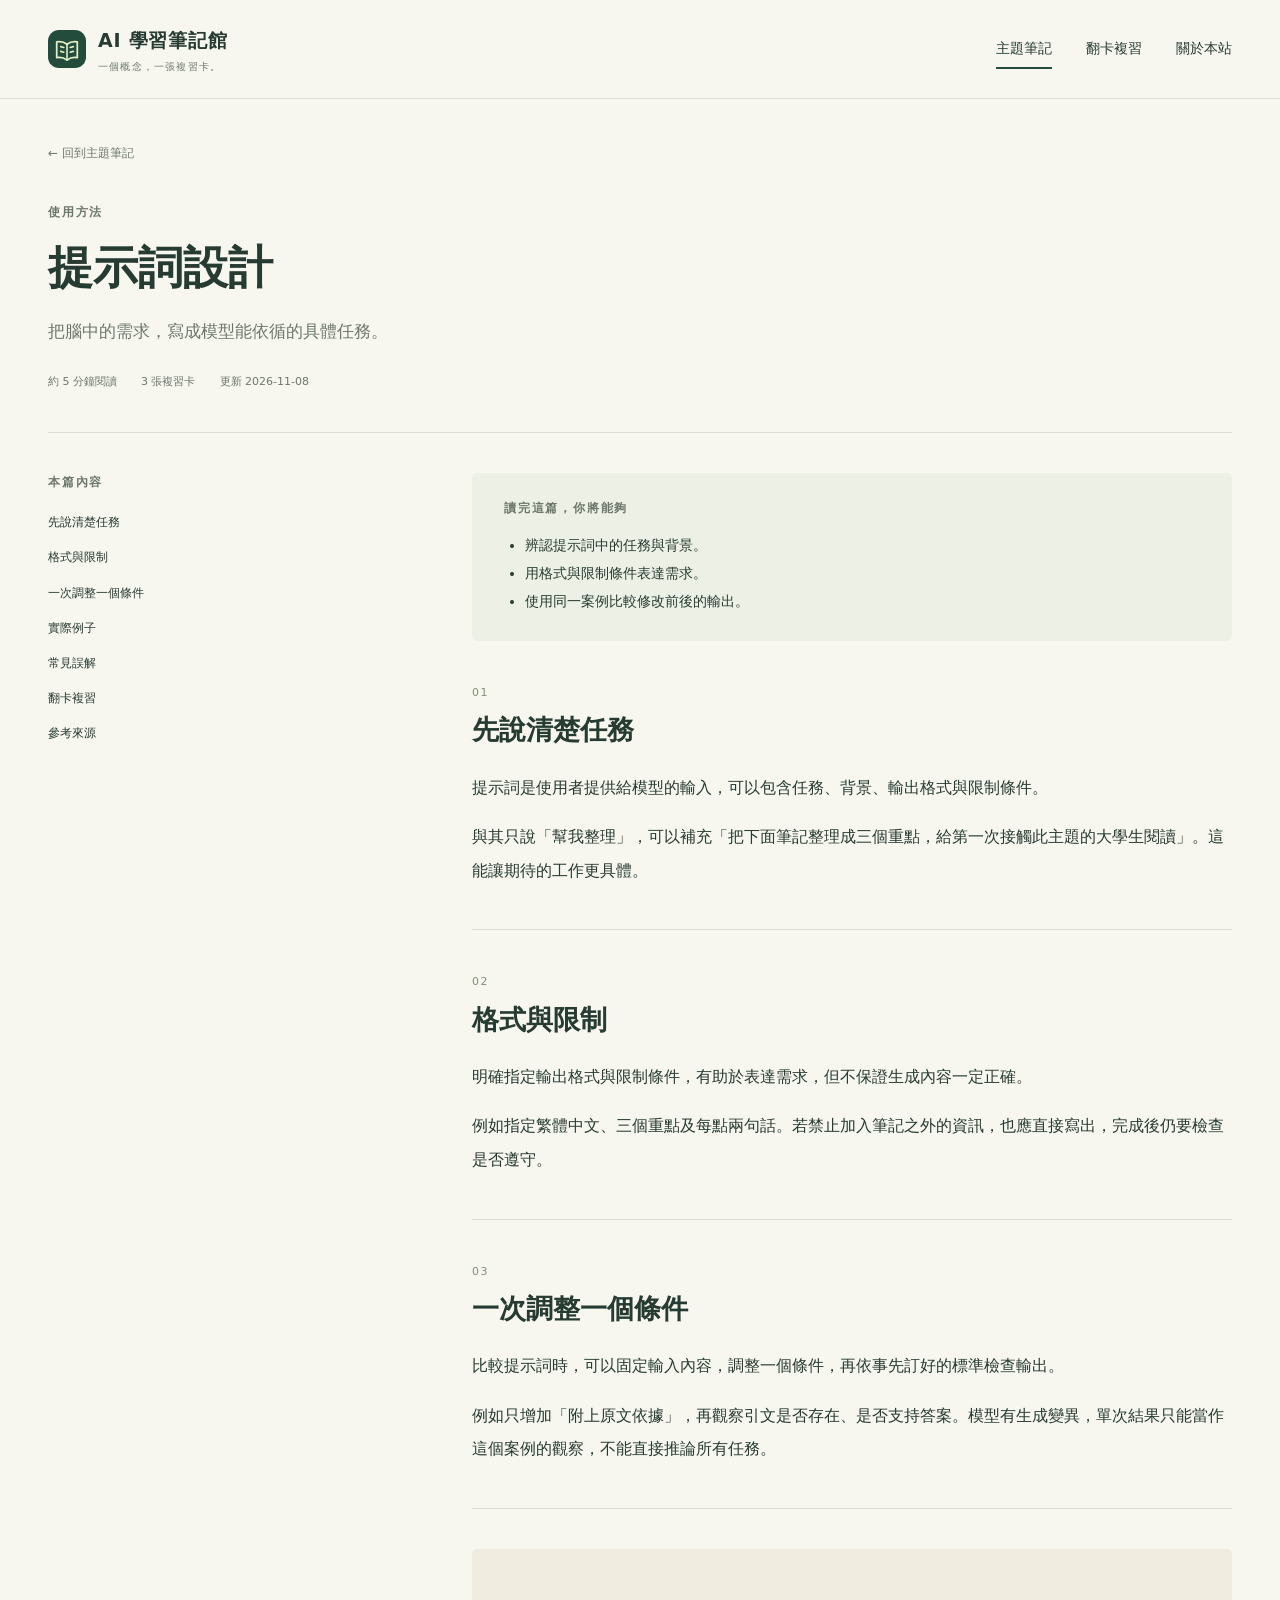
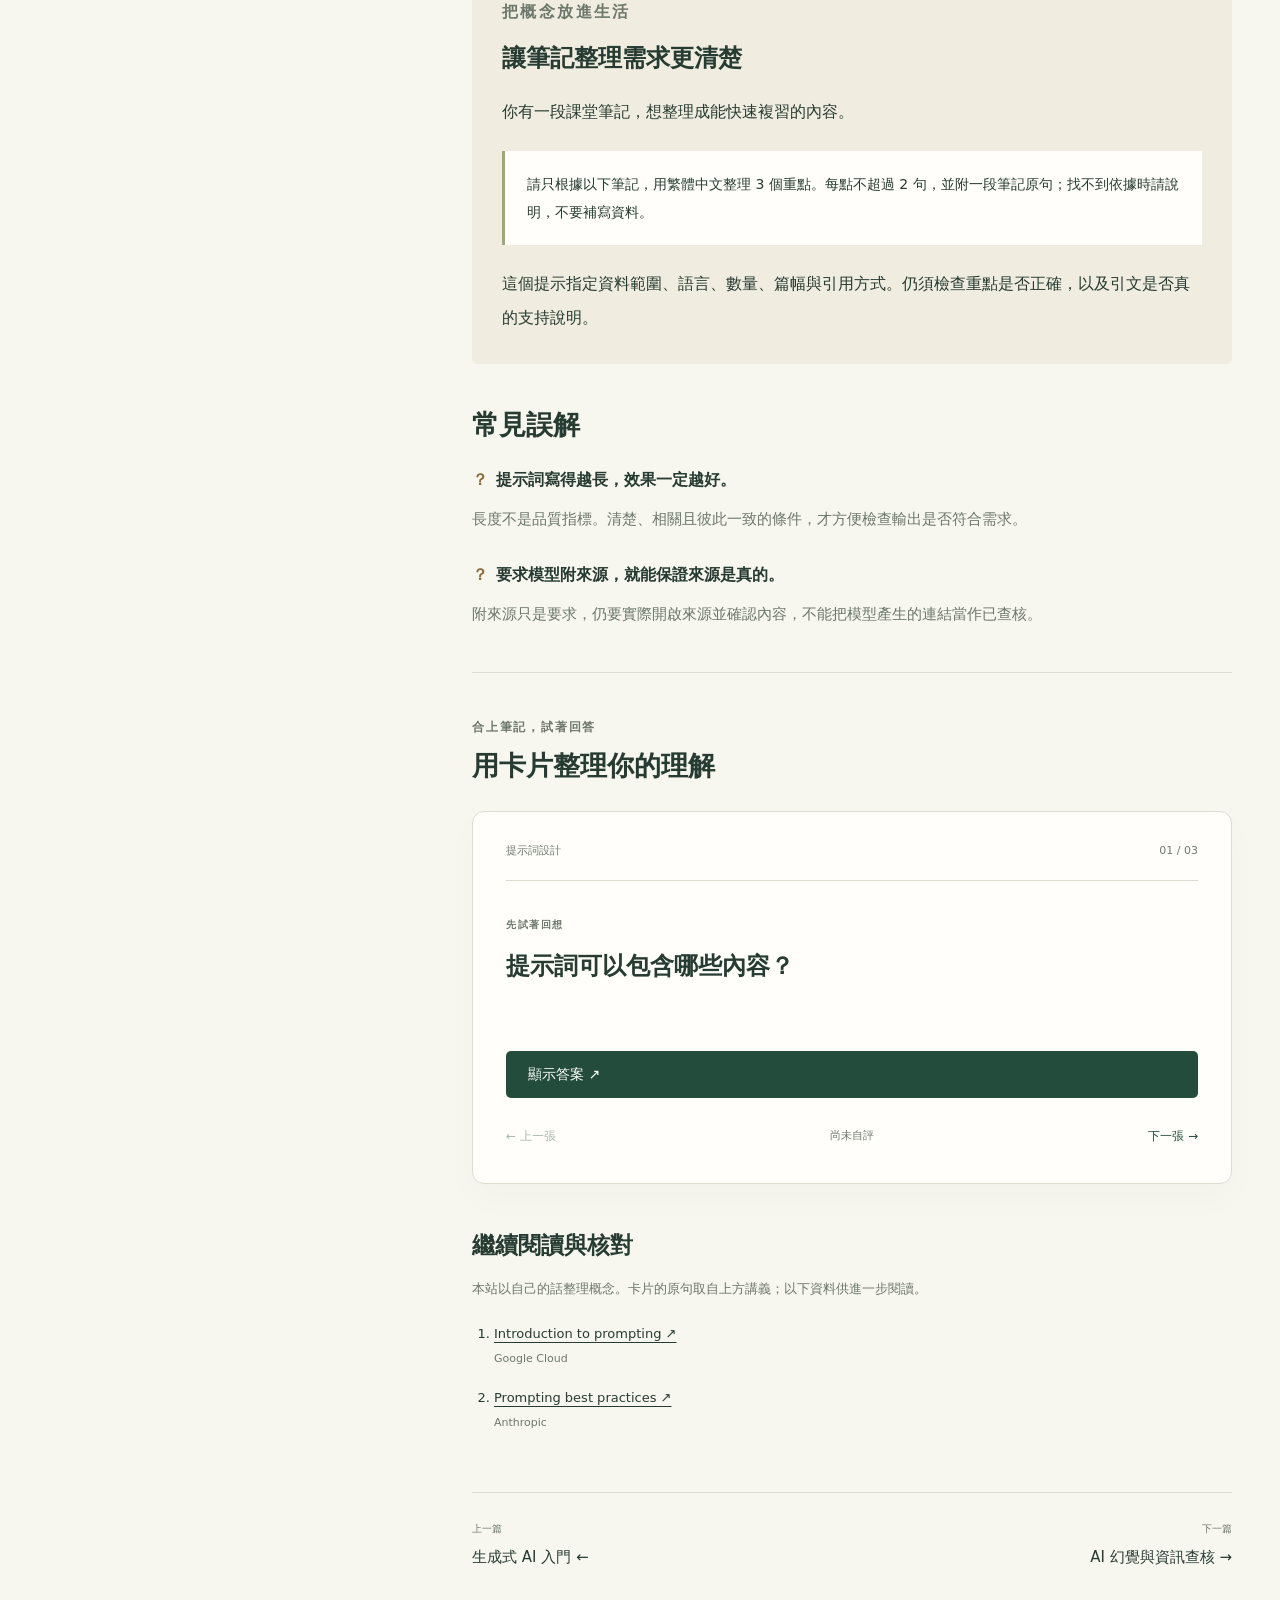
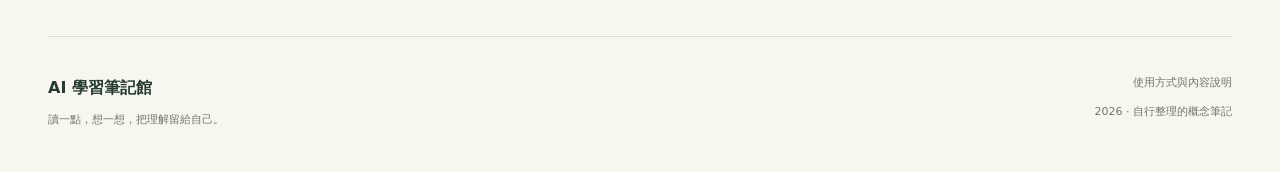
<file: docs/topics/prompt-design.html>
<!doctype html>
<html lang="zh-Hant">
<head>
  <meta charset="utf-8">
  <meta name="viewport" content="width=device-width, initial-scale=1">
  <meta name="description" content="把腦中的需求，寫成模型能依循的具體任務。">
  <meta name="theme-color" content="#244C3D">
  <title>提示詞設計 — AI 學習筆記館</title>
  <link rel="icon" type="image/svg+xml" href="../assets/logo.svg">
  <link rel="stylesheet" href="../assets/styles.css">
  <script src="../assets/site.js" defer></script>
</head>
<body>
  <a class="skip-link" href="#main">跳至主要內容</a>
  <header class="site-header"><div class="header-inner">
    <a class="brand" href="../index.html"><img src="../assets/logo.svg" width="38" height="38" alt=""><span>AI 學習筆記館<small>一個概念，一張複習卡。</small></span></a>
    <nav aria-label="主要導覽"><a class="active" href="../index.html#topics">主題筆記</a><a  href="../review.html">翻卡複習</a><a  href="../about.html">關於本站</a></nav>
  </div></header>
  <main id="main"><div class="page-wrap lesson-page">
  <a class="breadcrumb" href="../index.html#topics">← 回到主題筆記</a>
  <header class="lesson-header"><p class="eyebrow">使用方法</p><h1>提示詞設計</h1><p class="lesson-subtitle">把腦中的需求，寫成模型能依循的具體任務。</p><div class="lesson-meta"><span>約 5 分鐘閱讀</span><span>3 張複習卡</span><span>更新 2026-11-08</span></div></header>
  <div class="lesson-layout">
    <aside class="lesson-toc"><p class="eyebrow">本篇內容</p><nav aria-label="本篇目錄"><a href="#p1">先說清楚任務</a><a href="#p2">格式與限制</a><a href="#p3">一次調整一個條件</a><a href="#example">實際例子</a><a href="#misconceptions">常見誤解</a><a href="#practice">翻卡複習</a><a href="#references">參考來源</a></nav></aside>
    <article class="lesson-article">
      <section class="learning-objectives"><p class="eyebrow">讀完這篇，你將能夠</p><ul><li>辨認提示詞中的任務與背景。</li><li>用格式與限制條件表達需求。</li><li>使用同一案例比較修改前後的輸出。</li></ul></section>
      <section class="lesson-section" id="p1"><span class="section-index">01</span><h2>先說清楚任務</h2><p>提示詞是使用者提供給模型的輸入，可以包含任務、背景、輸出格式與限制條件。</p><p>與其只說「幫我整理」，可以補充「把下面筆記整理成三個重點，給第一次接觸此主題的大學生閱讀」。這能讓期待的工作更具體。</p></section><section class="lesson-section" id="p2"><span class="section-index">02</span><h2>格式與限制</h2><p>明確指定輸出格式與限制條件，有助於表達需求，但不保證生成內容一定正確。</p><p>例如指定繁體中文、三個重點及每點兩句話。若禁止加入筆記之外的資訊，也應直接寫出，完成後仍要檢查是否遵守。</p></section><section class="lesson-section" id="p3"><span class="section-index">03</span><h2>一次調整一個條件</h2><p>比較提示詞時，可以固定輸入內容，調整一個條件，再依事先訂好的標準檢查輸出。</p><p>例如只增加「附上原文依據」，再觀察引文是否存在、是否支持答案。模型有生成變異，單次結果只能當作這個案例的觀察，不能直接推論所有任務。</p></section>
      <section class="lesson-example" id="example"><p class="eyebrow">把概念放進生活</p><h2>讓筆記整理需求更清楚</h2><p>你有一段課堂筆記，想整理成能快速複習的內容。</p><pre>請只根據以下筆記，用繁體中文整理 3 個重點。每點不超過 2 句，並附一段筆記原句；找不到依據時請說明，不要補寫資料。</pre><p>這個提示指定資料範圍、語言、數量、篇幅與引用方式。仍須檢查重點是否正確，以及引文是否真的支持說明。</p></section>
      <section class="lesson-section" id="misconceptions"><h2>常見誤解</h2><div class="misconception"><h3>提示詞寫得越長，效果一定越好。</h3><p>長度不是品質指標。清楚、相關且彼此一致的條件，才方便檢查輸出是否符合需求。</p></div><div class="misconception"><h3>要求模型附來源，就能保證來源是真的。</h3><p>附來源只是要求，仍要實際開啟來源並確認內容，不能把模型產生的連結當作已查核。</p></div></section>
      <section class="lesson-practice" id="practice"><p class="eyebrow">合上筆記，試著回答</p><h2>用卡片整理你的理解</h2><section class="deck " data-deck aria-label="複習卡">
      <div class="deck-meta"><span data-deck-topic></span><span data-deck-counter></span></div>
      <div class="question-area"><span class="eyebrow">先試著回想</span><h2 data-question tabindex="-1"></h2></div>
      <button type="button" class="button button-dark reveal-button" data-reveal aria-expanded="false">顯示答案 <span aria-hidden="true">↗</span></button>
      <div class="answer-area" data-answer-area hidden><span class="eyebrow">參考答案</span><p data-answer></p>
      <details><summary>查看講義依據</summary><blockquote data-evidence></blockquote><a data-source>回到講義原文 <span aria-hidden="true">↗</span></a></details></div>
      <div class="self-rating" data-rating hidden><span>這張卡，掌握了嗎？</span><div><button type="button" class="button button-outline" data-rate="again">需再複習</button><button type="button" class="button button-green" data-rate="familiar">已熟悉 <span aria-hidden="true">✓</span></button></div></div>
      <div class="deck-controls"><button type="button" class="text-button" data-prev aria-label="上一張卡">← 上一張</button><span data-card-state></span><button type="button" class="text-button" data-next aria-label="下一張卡">下一張 →</button></div>
      <p class="empty-state" data-deck-empty hidden>目前沒有符合條件的卡片。可以切換主題或取消「只看需再複習」。</p>
      <p class="sr-only" data-deck-status role="status" aria-live="polite"></p>
    </section></section>
      <section class="references" id="references"><h2>繼續閱讀與核對</h2><p>本站以自己的話整理概念。卡片的原句取自上方講義；以下資料供進一步閱讀。</p><ol><li><a href="https://cloud.google.com/vertex-ai/generative-ai/docs/learn/prompts/introduction-prompt-design" target="_blank" rel="noopener noreferrer">Introduction to prompting ↗</a><span>Google Cloud</span></li><li><a href="https://platform.claude.com/docs/en/build-with-claude/prompt-engineering/claude-prompting-best-practices" target="_blank" rel="noopener noreferrer">Prompting best practices ↗</a><span>Anthropic</span></li></ol></section>
      <nav class="topic-navigation" aria-label="上一篇與下一篇"><a href="generative-ai.html"><span>上一篇</span>生成式 AI 入門 ←</a><a class="next-topic" href="hallucination-checking.html"><span>下一篇</span>AI 幻覺與資訊查核 →</a></nav>
    </article>
  </div>
</div>
</main>
  <footer class="site-footer">
    <div><a class="footer-brand" href="../index.html">AI 學習筆記館</a><p>讀一點，想一想，把理解留給自己。</p></div>
    <div class="footer-links"><a href="../about.html">使用方式與內容說明</a><span>2026 · 自行整理的概念筆記</span></div>
  </footer>
  <p class="storage-notice" data-storage-notice role="status" hidden></p>
  <script type="application/json" id="study-data">[{"id": "prompt-design-01", "question": "提示詞可以包含哪些內容？", "answer": "任務、背景、輸出格式與限制條件。", "source_id": "p1", "evidence": "提示詞是使用者提供給模型的輸入，可以包含任務、背景、輸出格式與限制條件。", "topic": "prompt-design", "topic_title": "提示詞設計", "source_url": "../topics/prompt-design.html#p1"}, {"id": "prompt-design-02", "question": "指定格式與限制後，為什麼仍需檢查輸出？", "answer": "它們有助於表達需求，但不保證生成內容正確。", "source_id": "p2", "evidence": "明確指定輸出格式與限制條件，有助於表達需求，但不保證生成內容一定正確。", "topic": "prompt-design", "topic_title": "提示詞設計", "source_url": "../topics/prompt-design.html#p2"}, {"id": "prompt-design-03", "question": "比較提示詞時，可以如何控制輸入與評估方式？", "answer": "固定輸入、調整一個條件，並依事先訂好的標準檢查。", "source_id": "p3", "evidence": "比較提示詞時，可以固定輸入內容，調整一個條件，再依事先訂好的標準檢查輸出。", "topic": "prompt-design", "topic_title": "提示詞設計", "source_url": "../topics/prompt-design.html#p3"}]</script>
  <script type="application/json" id="card-ids">["generative-ai-01", "generative-ai-02", "generative-ai-03", "prompt-design-01", "prompt-design-02", "prompt-design-03", "hallucination-checking-01", "hallucination-checking-02", "hallucination-checking-03"]</script>
  <span hidden data-all-card-count="9"></span>
</body>
</html>
</file>
<file: docs/assets/styles.css>
:root{--paper:#f7f6ef;--white:#fffefa;--ink:#263b32;--green:#244c3d;--muted:#6c786c;--lime:#dde9b4;--line:#d9ded1;--soft:#edf0e4;--serif:"Noto Serif TC","Songti TC","PMingLiU",serif;--sans:"Microsoft JhengHei","PingFang TC",system-ui,sans-serif}
*{box-sizing:border-box}html{scroll-behavior:smooth;scroll-padding-top:110px}body{margin:0;background:var(--paper);color:var(--ink);font:16px/1.85 var(--sans);-webkit-font-smoothing:antialiased}a{color:inherit;text-decoration:none}button,input,select{font:inherit}button,a,input,select,summary{-webkit-tap-highlight-color:transparent}button{cursor:pointer}button:disabled{cursor:default;opacity:.4}a:focus-visible,button:focus-visible,input:focus-visible,select:focus-visible,summary:focus-visible{outline:3px solid #9b7824;outline-offset:5px}button{color:inherit}h1,h2,h3,p{margin:0}h1,h2,h3{line-height:1.45}h1,h2{font-family:var(--serif)}[hidden]{display:none!important}.sr-only{position:absolute;width:1px;height:1px;padding:0;margin:-1px;overflow:hidden;clip:rect(0,0,0,0);white-space:nowrap;border:0}.skip-link{position:fixed;left:16px;top:-80px;background:var(--green);color:#fff;padding:10px 18px;z-index:100}.skip-link:focus{top:12px}.site-header{background:var(--paper);border-bottom:1px solid var(--line);position:sticky;top:0;z-index:20}.header-inner{max-width:1280px;margin:auto;padding:23px 48px;display:flex;justify-content:space-between;align-items:center;gap:30px}.brand{display:flex;align-items:center;gap:12px;font-size:19px;font-weight:700;letter-spacing:.04em;white-space:nowrap}.brand img{flex-shrink:0}.brand small{display:block;font-size:10px;font-weight:400;color:var(--muted);letter-spacing:.12em;line-height:1.6;margin-top:1px}.site-header nav{display:flex;gap:34px;font-size:14px;white-space:nowrap}.site-header nav a{padding:8px 0;position:relative}.site-header nav a.active:after{content:"";height:2px;position:absolute;bottom:1px;left:0;right:0;background:var(--green)}.page-wrap{max-width:1280px;margin:auto;padding:0 48px}.hero{display:grid;grid-template-columns:1.15fr 1fr;gap:75px;align-items:center;padding:86px 0 80px}.eyebrow{font:12px/1.6 var(--sans);font-weight:600;letter-spacing:.15em;color:var(--muted)}.hero-copy>.eyebrow{display:flex;align-items:center;gap:10px}.tiny-line{display:inline-block;width:26px;height:1px;background:var(--green)}.hero h1{font-size:clamp(36px,4.4vw,58px);font-weight:700;letter-spacing:.01em;margin:21px 0 23px;line-height:1.5}.highlight{position:relative;white-space:nowrap;z-index:0}.highlight:after{content:"";position:absolute;left:-2px;right:-2px;bottom:7px;height:16px;background:var(--lime);z-index:-1}.hero-description{font-size:15px;color:var(--muted);line-height:2.15}.hero-actions{display:flex;gap:25px;align-items:center;flex-wrap:wrap;margin-top:31px}.button{display:inline-flex;justify-content:center;align-items:center;gap:25px;min-height:47px;padding:11px 21px;border:1px solid transparent;border-radius:5px;font-size:14px;font-weight:500;line-height:1.6;transition:background .15s,transform .15s}.button:hover{transform:translateY(-1px)}.button-dark{color:#fff;background:var(--green)}.button-dark:hover{background:#173d2f}.button-green{background:var(--lime);border-color:var(--lime)}.button-outline{border-color:#aebba6;background:transparent}.button-outline:hover{background:var(--soft)}.text-link{font-size:14px;border-bottom:1px solid #80907e;padding:4px 0}.hero-facts{display:flex;gap:34px;margin-top:43px}.hero-facts>div{padding-right:31px;border-right:1px solid var(--line)}.hero-facts>div:last-child{border:0;padding:0}.hero-facts strong{display:block;font:32px/1.3 var(--serif);font-weight:700}.hero-facts span{font-size:11px;color:var(--muted);letter-spacing:.04em}.hero-card-wrap{transform:rotate(1.5deg)}.hero-card-heading{display:flex;justify-content:space-between;align-items:center;padding:0 7px 13px;font-size:12px;letter-spacing:.1em;color:var(--muted)}.mini-stars{font-size:30px;color:var(--green);line-height:1}.deck{background:var(--white);border:1px solid var(--line);border-radius:12px;padding:29px 33px;position:relative;box-shadow:0 14px 36px #263b3206}.deck-preview{box-shadow:10px 12px 0 #e7eadc}.deck-meta{display:flex;justify-content:space-between;gap:20px;font-size:11px;color:var(--muted);padding-bottom:18px;border-bottom:1px solid var(--line)}.question-area{padding:27px 0 25px;min-height:170px}.question-area .eyebrow{font-size:10px}.question-area h2{font:24px/1.65 var(--serif);font-weight:700;margin-top:10px;outline:none}.reveal-button{width:100%;justify-content:space-between}.hero-card-note{font-size:11px;text-align:center;color:var(--muted);margin-top:25px}.answer-area{margin-top:23px;border-top:1px solid var(--line);padding-top:20px}.answer-area>p{margin:10px 0 18px;font-size:17px;line-height:1.9}.answer-area details{font-size:13px;color:var(--muted)}summary{cursor:pointer;padding:7px 0}blockquote{border-left:3px solid #cbd6b4;padding:4px 0 4px 15px;margin:13px 0;font-size:14px}.answer-area details a{text-decoration:underline;text-underline-offset:4px}.self-rating{border-top:1px solid var(--line);margin-top:23px;padding-top:19px;display:flex;justify-content:space-between;gap:15px;align-items:center;font-size:12px}.self-rating>div{display:flex;gap:8px}.self-rating .button{min-height:40px;padding:9px 15px;font-size:12px;gap:8px}.deck-controls{display:flex;justify-content:space-between;align-items:center;font-size:11px;color:var(--muted);margin-top:20px}.text-button{background:none;border:0;font-size:12px;padding:7px 0;color:var(--green)}.text-button:hover{text-decoration:underline}.topic-catalog{padding:51px 0 38px;border-top:1px solid var(--line);scroll-margin-top:110px}.catalog-heading{display:flex;align-items:flex-end;justify-content:space-between;gap:25px;margin-bottom:30px}.catalog-heading h2{font-size:31px;margin-top:8px}.search-field{display:flex;align-items:center;gap:13px;border-bottom:1px solid #aab5a1;min-width:250px;padding:8px 0}.search-field>span[aria-hidden]{font-size:25px;line-height:1}.search-field input{background:transparent;border:0;outline:none;width:100%;font-size:13px;min-height:32px;color:var(--ink)}.topic-row{display:flex;align-items:center;gap:28px;border-top:1px solid var(--line);padding:32px 3px}.topic-row:last-child{border-bottom:1px solid var(--line)}.topic-number{font:23px/1 var(--serif);color:#819078;width:42px;flex-shrink:0;align-self:flex-start;padding-top:9px}.topic-copy{flex:1}.topic-copy h3{font:23px/1.5 var(--serif);font-weight:700;margin:5px 0 7px}.topic-copy h3 a:hover{text-decoration:underline;text-underline-offset:5px}.topic-copy>p{font-size:13px;color:var(--muted)}.topic-copy .eyebrow{font-size:10px}.topic-tail{display:flex;align-items:center;gap:28px;flex-shrink:0}.topic-tail>span{font-size:11px;color:var(--muted)}.round-link{width:42px;height:42px;border:1px solid #b8c3ab;border-radius:50%;display:grid;place-items:center;font-size:20px}.round-link:hover{background:var(--lime)}.reading-note{display:flex;align-items:center;gap:30px;background:var(--soft);padding:35px 38px;margin:14px 0 72px;border-radius:6px}.note-symbol{font-size:56px;line-height:1;color:var(--green)}.reading-note>div{flex:1}.reading-note h2{font-size:25px;margin-bottom:8px}.reading-note p{font-size:13px;color:var(--muted);max-width:620px}.reading-note .button{white-space:nowrap}.site-footer{max-width:1184px;margin:auto;border-top:1px solid var(--line);padding:36px 0 42px;display:flex;justify-content:space-between;gap:30px}.footer-brand{font-size:16px;font-weight:700}.site-footer p{font-size:11px;color:var(--muted);margin-top:7px}.footer-links{display:flex;flex-direction:column;align-items:flex-end;gap:8px;font-size:11px;color:var(--muted)}.footer-links a:hover{text-decoration:underline}.empty-state{padding:30px 0;color:var(--muted);text-align:center}.storage-notice{position:fixed;bottom:15px;left:50%;transform:translateX(-50%);background:var(--green);color:#fff;padding:14px 22px;z-index:40;max-width:90%;border-radius:6px;font-size:14px}.lesson-page,.about-page{padding-top:38px}.breadcrumb{font-size:12px;color:var(--muted)}.lesson-header{padding:36px 0 40px;border-bottom:1px solid var(--line)}.lesson-header h1{font-size:45px;margin:14px 0 15px}.lesson-subtitle{font-size:17px;color:var(--muted);max-width:740px}.lesson-meta{display:flex;gap:24px;margin-top:24px;font-size:11px;color:var(--muted);flex-wrap:wrap}.lesson-layout{display:grid;grid-template-columns:190px minmax(0,760px);gap:65px;justify-content:space-between;padding-top:40px}.lesson-toc{align-self:start;position:sticky;top:140px}.lesson-toc nav{display:flex;flex-direction:column;gap:13px;font-size:12px;margin-top:19px}.lesson-toc a:hover{color:var(--green);text-decoration:underline}.learning-objectives{background:var(--soft);padding:26px 32px;border-radius:5px}.learning-objectives ul{margin:13px 0 0;padding-left:21px;font-size:14px;line-height:2}.lesson-section{position:relative;padding:42px 0;border-bottom:1px solid var(--line);scroll-margin-top:115px}.lesson-section h2,.lesson-example h2,.lesson-practice>h2{font-size:27px;margin-bottom:20px}.lesson-section p,.lesson-example p{font-size:16px;line-height:2.1;margin-top:16px}.section-index{font-size:11px;letter-spacing:.14em;color:#819078;display:block;margin-bottom:8px}.lesson-example{padding:30px;margin:40px 0 0;background:#f0ecdf;border-radius:5px;scroll-margin-top:115px}.lesson-example h2{margin-top:12px;font-size:24px}.lesson-example pre{white-space:pre-wrap;overflow-wrap:anywhere;background:var(--white);border-left:3px solid #9bab77;padding:19px 22px;font:14px/2 var(--sans);margin:22px 0}.misconception+.misconception{margin-top:25px}.misconception h3{font-size:16px;line-height:1.9}.misconception h3:before{content:"？";display:inline-block;margin-right:8px;color:#8c6b39}.misconception p{margin-top:8px;color:var(--muted);font-size:15px}.lesson-practice{padding:45px 0;scroll-margin-top:115px}.lesson-practice>h2{margin-top:10px;margin-bottom:25px}.references{padding:0 0 38px;scroll-margin-top:115px}.references h2{font-size:23px;margin-bottom:15px}.references>p{font-size:13px;color:var(--muted)}.references ol{padding-left:22px;font-size:13px}.references li{padding:8px 0}.references li a{text-decoration:underline;text-underline-offset:4px}.references li span{display:block;font-size:11px;color:var(--muted);margin-top:3px}.topic-navigation{display:flex;justify-content:space-between;gap:25px;border-top:1px solid var(--line);padding:27px 0 65px;font-size:15px}.topic-navigation a span{display:block;font-size:10px;color:var(--muted);margin-bottom:5px}.next-topic{margin-left:auto;text-align:right}.review-page{max-width:1100px;padding-top:58px;padding-bottom:70px}.review-heading{display:flex;justify-content:space-between;gap:35px;align-items:center;margin-bottom:40px}.review-heading h1{font-size:46px;margin:10px 0 12px}.review-heading p:not(.eyebrow){font-size:15px;color:var(--muted)}.progress-overview{border-left:1px solid var(--line);padding-left:35px;display:flex;flex-direction:column;white-space:nowrap}.progress-overview strong{font:38px/1.4 var(--serif)}.progress-overview strong small{font:20px/1.5 var(--sans);color:var(--muted)}.progress-overview>span{font-size:11px;color:var(--muted)}.review-tools{display:flex;align-items:center;gap:28px;border-top:1px solid var(--line);border-bottom:1px solid var(--line);padding:21px 0;margin-bottom:33px;flex-wrap:wrap;font-size:13px}.review-tools>label:first-child{display:flex;gap:13px;align-items:center}.review-tools select{background:var(--white);border:1px solid #b7c2ab;border-radius:4px;padding:9px 30px 9px 12px;max-width:240px;font-size:13px;color:var(--ink)}.checkbox-label{display:flex;align-items:center;gap:8px;cursor:pointer}.checkbox-label input{width:17px;height:17px;accent-color:var(--green)}.review-tools>.text-link{margin-left:auto}.review-stage{max-width:770px;margin:auto}.review-stage .deck{padding:36px 45px}.review-stage .question-area{min-height:190px;padding-top:35px}.review-stage .question-area h2{font-size:28px;line-height:1.7}.review-stage .reveal-button{margin-top:10px}.review-bottom{display:flex;align-items:center;justify-content:space-between;gap:20px;max-width:770px;margin:22px auto 0;font-size:11px;color:var(--muted);flex-wrap:wrap}.review-bottom>div{display:flex;gap:20px}.subtle{color:var(--muted)}dialog{border:1px solid var(--line);border-radius:12px;padding:32px;max-width:500px;width:calc(100% - 40px);background:var(--white);color:var(--ink)}dialog::backdrop{background:#18372a66}dialog h2{font-size:24px;margin-bottom:15px}dialog p{font-size:14px;color:var(--muted)}.dialog-actions{display:flex;justify-content:flex-end;gap:12px;margin-top:25px}.about-page{padding-bottom:80px}.about-columns{display:grid;grid-template-columns:1fr 1fr;gap:80px;padding:45px 0}.about-columns h2{font-size:27px;margin-bottom:22px}.about-columns p{font-size:15px;color:var(--muted);line-height:2.05;margin-top:16px}.steps{padding-left:24px}.steps li{padding:0 0 20px 6px}.steps strong{font-size:17px}.steps p{margin-top:6px}.about-project{border-top:1px solid var(--line);padding-top:35px;max-width:900px}.about-project h2{font-size:30px;margin:12px 0 20px}.about-project>p:not(.eyebrow){font-size:15px;color:var(--muted)}.about-project-links{display:flex;gap:28px;align-items:center;flex-wrap:wrap;margin-top:25px}
@media(min-width:1500px){.hero{padding-top:100px;padding-bottom:95px}}
@media(max-width:1000px){.hero{gap:35px}.hero h1{font-size:42px}.hero-actions{gap:17px}.topic-tail{gap:16px}.topic-tail>span{max-width:100px}.reading-note{gap:22px}.lesson-layout{grid-template-columns:155px minmax(0,1fr);gap:35px}.site-footer{margin:0 48px}.about-columns{gap:40px}}
@media(max-width:740px){html{scroll-padding-top:150px}.header-inner{padding:17px 22px;gap:13px;flex-wrap:wrap}.brand{font-size:17px}.brand small{font-size:9px}.brand img{width:34px;height:34px}.site-header nav{width:100%;justify-content:space-between;gap:18px;font-size:13px}.site-header nav a{padding:5px 0}.page-wrap{padding-left:24px;padding-right:24px}.hero{grid-template-columns:1fr;padding:40px 0 51px;gap:38px}.hero h1{font-size:clamp(34px,8.7vw,48px);margin:18px 0}.hero-description{font-size:16px}.hero-actions{margin-top:24px;gap:20px}.hero-facts{margin-top:30px;gap:25px}.hero-facts>div{padding-right:25px}.hero-facts strong{font-size:29px}.hero-facts span{font-size:11px}.hero-card-wrap{max-width:480px;width:100%;margin:auto;transform:rotate(.8deg)}.hero-card-note{font-size:12px}.deck{padding:25px 24px}.deck-meta{font-size:12px}.question-area{min-height:158px}.question-area h2{font-size:24px}.eyebrow{font-size:12px}.catalog-heading{display:block}.catalog-heading h2{font-size:28px}.search-field{margin-top:24px;width:100%}.search-field input{font-size:16px}.topic-catalog{padding-top:35px}.topic-row{gap:12px;flex-wrap:wrap;padding:25px 0}.topic-number{width:27px;font-size:20px;padding-top:10px}.topic-copy{min-width:calc(100% - 55px)}.topic-copy h3{font-size:24px}.topic-copy>p{font-size:16px}.topic-copy .eyebrow{font-size:11px}.topic-tail{margin-left:39px;width:calc(100% - 39px);justify-content:space-between}.topic-tail>span{max-width:none;font-size:12px}.round-link{width:36px;height:36px}.reading-note{padding:27px 24px;gap:18px;flex-wrap:wrap;margin-bottom:45px}.note-symbol{font-size:40px}.reading-note>div{min-width:calc(100% - 65px)}.reading-note h2{font-size:24px}.reading-note p{font-size:16px}.reading-note .button{margin-left:58px}.site-footer{margin:0 24px;padding:28px 0;flex-direction:column;gap:22px}.site-footer p,.footer-links{font-size:12px}.footer-links{align-items:flex-start}.lesson-page,.about-page{padding-top:25px}.lesson-header{padding:26px 0 30px}.lesson-header h1{font-size:35px}.lesson-subtitle{font-size:16px}.lesson-meta{gap:12px;font-size:12px}.lesson-layout{display:block;padding-top:25px}.lesson-toc{position:static;margin-bottom:27px}.lesson-toc nav{flex-direction:row;flex-wrap:wrap;gap:10px 18px;font-size:13px;margin-top:11px}.learning-objectives{padding:23px}.learning-objectives ul{font-size:16px}.lesson-section{padding:32px 0;scroll-margin-top:150px}.lesson-section h2{font-size:26px}.lesson-section p,.lesson-example p{font-size:16px}.lesson-example{padding:23px;margin-top:28px;scroll-margin-top:150px}.lesson-example pre{font-size:16px;padding:16px}.misconception p{font-size:16px}.lesson-practice{padding:32px 0;scroll-margin-top:150px}.lesson-practice>h2{font-size:25px}.self-rating{flex-wrap:wrap}.self-rating .button{font-size:14px;min-height:43px}.self-rating>span{font-size:13px}.references>p,.references ol{font-size:16px}.references li span{font-size:12px}.review-page{padding-top:32px;padding-bottom:45px}.review-heading{gap:18px;align-items:flex-start;margin-bottom:26px}.review-heading h1{font-size:35px}.review-heading p:not(.eyebrow){font-size:16px}.progress-overview{padding-left:17px;margin-top:24px}.progress-overview strong{font-size:28px}.progress-overview strong small{font-size:15px}.progress-overview>span{font-size:11px}.review-tools{gap:16px;font-size:16px}.review-tools>label:first-child{width:100%;justify-content:space-between}.review-tools select{font-size:16px;max-width:220px}.review-tools .text-link{font-size:14px}.review-stage .deck{padding:25px 23px}.review-stage .question-area{min-height:190px}.review-stage .question-area h2{font-size:25px}.review-bottom{font-size:12px}.review-bottom .text-button{font-size:14px}.about-columns{grid-template-columns:1fr;gap:25px;padding-top:30px}.about-columns p,.about-project>p:not(.eyebrow){font-size:16px}.about-project h2{font-size:28px}.about-page .lesson-header h1{font-size:33px}}
@media(prefers-reduced-motion:reduce){html{scroll-behavior:auto}*,*:before,*:after{transition:none!important;animation:none!important}}
</file>
